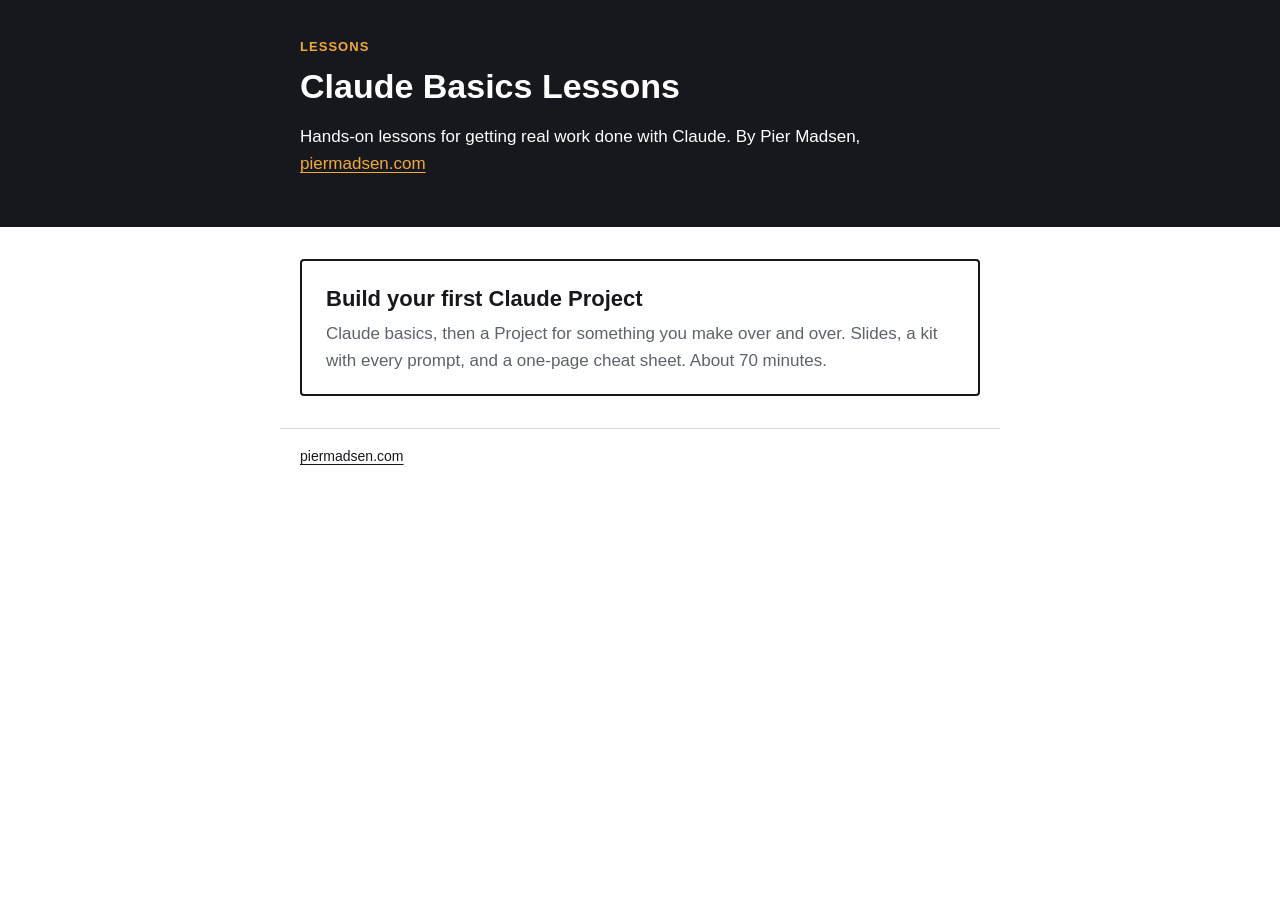
<file: index.html>
<!doctype html>
<html lang="en">
<head>
<meta charset="utf-8">
<meta name="viewport" content="width=device-width, initial-scale=1">
<title>Claude Basics Lessons | Pier Madsen</title>
<meta name="description" content="Hands-on lessons for getting real work done with Claude.">
<meta name="author" content="Pier Madsen">
<style>
  :root { --ink: #16181D; --accent: #F2A93B; --muted: #5D636B; --line: #DDD8D0; }
  * { box-sizing: border-box; }
  body { margin: 0; font: 17px/1.6 -apple-system, BlinkMacSystemFont, "Segoe UI", Roboto, "Helvetica Neue", Arial, sans-serif; color: var(--ink); background: #fff; }
  header { background: var(--ink); color: #fff; }
  .in { max-width: 720px; margin: 0 auto; padding: 32px 20px; }
  .overline { font-weight: 700; font-size: 13px; letter-spacing: .08em; text-transform: uppercase; color: var(--accent); }
  h1 { font-size: 34px; line-height: 1.15; margin: 8px 0 0; }
  a { color: var(--ink); text-underline-offset: 3px; }
  header a { color: var(--accent); }
  .lesson { display: block; border: 2px solid var(--ink); border-radius: 4px; padding: 20px 24px; text-decoration: none; }
  .lesson:hover, .lesson:focus-visible { border-color: var(--accent); }
  .lesson h2 { font-size: 22px; margin: 0 0 4px; }
  .lesson p { margin: 0; color: var(--muted); }
  footer .in { border-top: 1px solid var(--line); padding-top: 16px; font-size: 14px; }
</style>
</head>
<body>
<header><div class="in">
  <span class="overline">Lessons</span>
  <h1>Claude Basics Lessons</h1>
  <p>Hands-on lessons for getting real work done with Claude. By Pier Madsen, <a href="https://piermadsen.com">piermadsen.com</a></p>
</div></header>
<main class="in">
  <a class="lesson" href="build-your-first-project/">
    <h2>Build your first Claude Project</h2>
    <p>Claude basics, then a Project for something you make over and over. Slides, a kit with every prompt, and a one-page cheat sheet. About 70 minutes.</p>
  </a>
</main>
<footer><div class="in"><a href="https://piermadsen.com">piermadsen.com</a></div></footer>
</body>
</html>
</file>
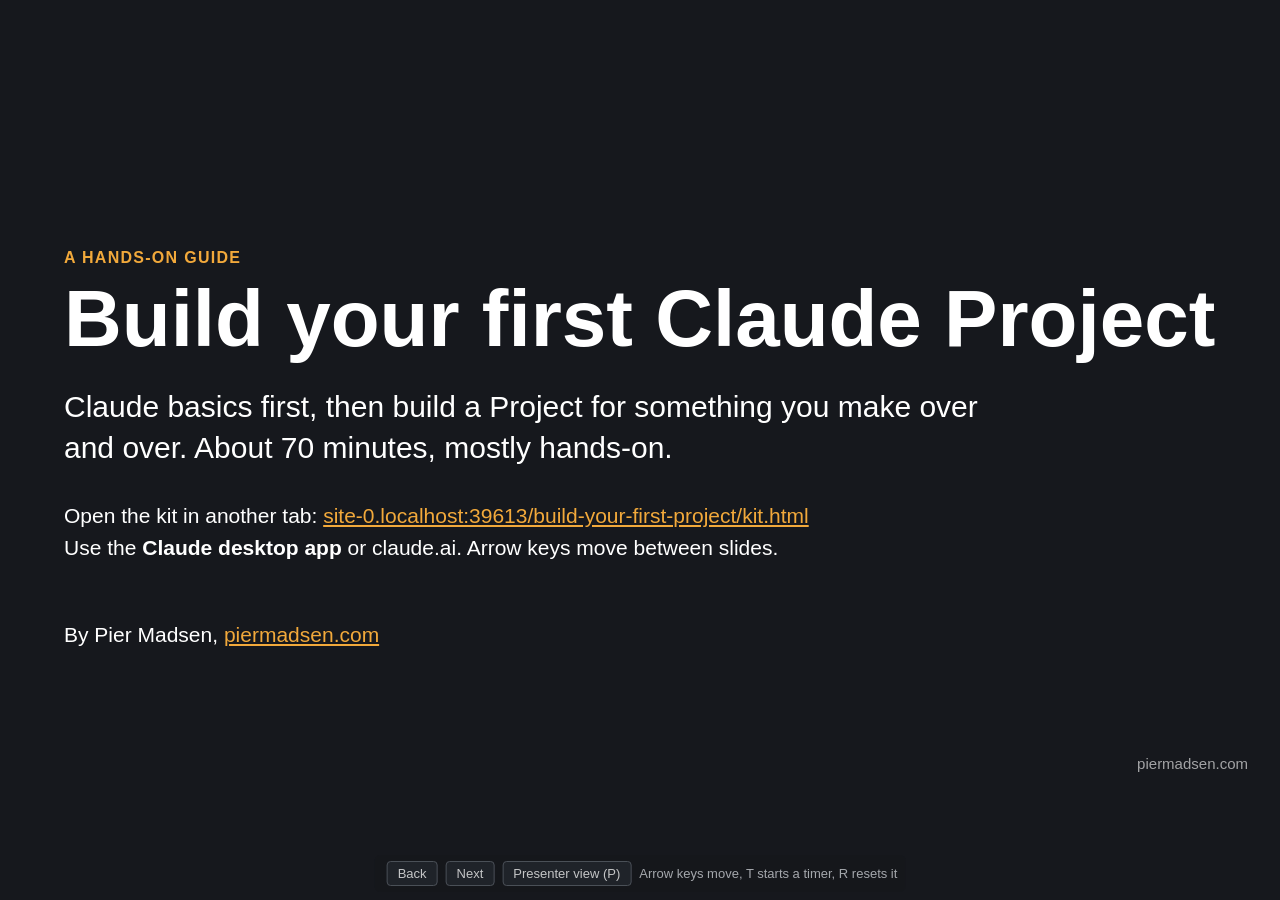
<file: build-your-first-project/index.html>
<!doctype html>
<html lang="en">
<head>
<meta charset="utf-8">
<meta name="viewport" content="width=device-width, initial-scale=1">
<title>Build Your First Claude Project | Pier Madsen</title>
<meta name="description" content="A hands-on guide to Claude basics and Claude Projects. Learn models, effort, prompts, context and memory, then build a Project for something you make over and over.">
<meta name="author" content="Pier Madsen">
<meta property="og:type" content="website">
<meta property="og:title" content="Build Your First Claude Project">
<meta property="og:description" content="A hands-on guide: Claude basics first, then build a Project for something you make over and over. Slides plus a kit with every prompt.">
<meta name="twitter:card" content="summary">
<link rel="stylesheet" href="deck.css?v=1">
</head>
<body>

<div class="stage"><div class="deck">

<!-- COVER -->
<section class="slide dark cover" data-at="0" data-block="Start" data-title="Cover">
  <div class="particles" aria-hidden="true"><span style="--x:52%;--y:73%;--s:6px;--d:12s;--delay:-0.9s;--dx:87px;--dy:-85px;--o:0.35;--c:#F2A93B"></span><span style="--x:98%;--y:20%;--s:8px;--d:10s;--delay:-9.7s;--dx:-72px;--dy:-168px;--o:0.8;--c:#F2A93B"></span><span style="--x:25%;--y:61%;--s:6px;--d:16s;--delay:-3.0s;--dx:-14px;--dy:-143px;--o:0.55;--c:#FFFFFF"></span><span style="--x:38%;--y:75%;--s:6px;--d:13s;--delay:-4.7s;--dx:-13px;--dy:-87px;--o:0.45;--c:#F2A93B"></span><span style="--x:93%;--y:28%;--s:7px;--d:13s;--delay:-10.6s;--dx:52px;--dy:-133px;--o:0.35;--c:#F2A93B"></span><span style="--x:39%;--y:51%;--s:5px;--d:10s;--delay:-2.2s;--dx:65px;--dy:-89px;--o:0.8;--c:#F2A93B"></span><span style="--x:63%;--y:13%;--s:8px;--d:8s;--delay:-7.9s;--dx:-20px;--dy:-169px;--o:0.65;--c:#F2A93B"></span><span style="--x:19%;--y:93%;--s:8px;--d:10s;--delay:-9.7s;--dx:87px;--dy:-149px;--o:0.45;--c:#F2A93B"></span><span style="--x:5%;--y:15%;--s:4px;--d:12s;--delay:-5.6s;--dx:39px;--dy:-80px;--o:0.55;--c:#FFFFFF"></span><span style="--x:41%;--y:46%;--s:8px;--d:14s;--delay:-10.9s;--dx:52px;--dy:-181px;--o:0.35;--c:#F2A93B"></span><span style="--x:54%;--y:93%;--s:5px;--d:9s;--delay:-0.8s;--dx:73px;--dy:-132px;--o:0.65;--c:#F2A93B"></span><span style="--x:44%;--y:48%;--s:4px;--d:16s;--delay:-14.2s;--dx:-88px;--dy:-114px;--o:0.35;--c:#FFFFFF"></span><span style="--x:50%;--y:76%;--s:7px;--d:7s;--delay:-0.8s;--dx:-31px;--dy:-80px;--o:0.35;--c:#F2A93B"></span><span style="--x:50%;--y:15%;--s:8px;--d:16s;--delay:-8.7s;--dx:43px;--dy:-78px;--o:0.45;--c:#FFFFFF"></span><span style="--x:33%;--y:96%;--s:6px;--d:10s;--delay:-0.4s;--dx:61px;--dy:-171px;--o:0.35;--c:#F2A93B"></span><span style="--x:65%;--y:65%;--s:8px;--d:9s;--delay:-2.7s;--dx:-3px;--dy:-89px;--o:0.65;--c:#F2A93B"></span><span style="--x:42%;--y:20%;--s:3px;--d:14s;--delay:-6.6s;--dx:-52px;--dy:-156px;--o:0.55;--c:#F2A93B"></span><span style="--x:80%;--y:69%;--s:3px;--d:12s;--delay:-9.0s;--dx:8px;--dy:-125px;--o:0.35;--c:#F2A93B"></span><span style="--x:76%;--y:12%;--s:7px;--d:16s;--delay:-0.9s;--dx:-32px;--dy:-80px;--o:0.55;--c:#F2A93B"></span><span style="--x:69%;--y:96%;--s:3px;--d:16s;--delay:-9.3s;--dx:47px;--dy:-185px;--o:0.45;--c:#F2A93B"></span><span style="--x:85%;--y:31%;--s:3px;--d:8s;--delay:-7.1s;--dx:4px;--dy:-109px;--o:0.8;--c:#F2A93B"></span><span style="--x:70%;--y:95%;--s:3px;--d:13s;--delay:-5.3s;--dx:-39px;--dy:-137px;--o:0.8;--c:#F2A93B"></span><span style="--x:62%;--y:89%;--s:7px;--d:12s;--delay:-0.4s;--dx:5px;--dy:-112px;--o:0.65;--c:#F2A93B"></span><span style="--x:71%;--y:93%;--s:8px;--d:10s;--delay:-9.6s;--dx:18px;--dy:-90px;--o:0.55;--c:#F2A93B"></span><span style="--x:7%;--y:43%;--s:7px;--d:10s;--delay:-0.3s;--dx:17px;--dy:-199px;--o:0.55;--c:#F2A93B"></span><span style="--x:24%;--y:79%;--s:4px;--d:8s;--delay:-1.2s;--dx:-52px;--dy:-136px;--o:0.8;--c:#F2A93B"></span><span style="--x:49%;--y:50%;--s:6px;--d:15s;--delay:-14.0s;--dx:-78px;--dy:-91px;--o:0.45;--c:#FFFFFF"></span><span style="--x:6%;--y:21%;--s:4px;--d:9s;--delay:-5.2s;--dx:62px;--dy:-183px;--o:0.35;--c:#F2A93B"></span><span style="--x:46%;--y:26%;--s:5px;--d:16s;--delay:-14.9s;--dx:-60px;--dy:-84px;--o:0.65;--c:#F2A93B"></span><span style="--x:82%;--y:30%;--s:5px;--d:11s;--delay:-4.5s;--dx:70px;--dy:-71px;--o:0.45;--c:#F2A93B"></span><span style="--x:65%;--y:88%;--s:6px;--d:7s;--delay:-1.4s;--dx:-46px;--dy:-121px;--o:0.55;--c:#F2A93B"></span><span style="--x:27%;--y:45%;--s:8px;--d:14s;--delay:-13.4s;--dx:29px;--dy:-112px;--o:0.55;--c:#FFFFFF"></span><span style="--x:13%;--y:18%;--s:5px;--d:12s;--delay:-5.8s;--dx:90px;--dy:-121px;--o:0.55;--c:#F2A93B"></span><span style="--x:68%;--y:73%;--s:4px;--d:9s;--delay:-5.8s;--dx:52px;--dy:-177px;--o:0.55;--c:#F2A93B"></span><span style="--x:56%;--y:81%;--s:5px;--d:13s;--delay:-7.8s;--dx:17px;--dy:-105px;--o:0.45;--c:#FFFFFF"></span><span style="--x:88%;--y:60%;--s:7px;--d:13s;--delay:-3.0s;--dx:-31px;--dy:-160px;--o:0.35;--c:#FFFFFF"></span><span style="--x:40%;--y:62%;--s:6px;--d:10s;--delay:-1.0s;--dx:-58px;--dy:-198px;--o:0.35;--c:#F2A93B"></span><span style="--x:49%;--y:81%;--s:8px;--d:12s;--delay:-3.2s;--dx:30px;--dy:-180px;--o:0.35;--c:#F2A93B"></span><span style="--x:87%;--y:16%;--s:7px;--d:15s;--delay:-10.7s;--dx:54px;--dy:-89px;--o:0.8;--c:#FFFFFF"></span><span style="--x:43%;--y:6%;--s:5px;--d:12s;--delay:-2.2s;--dx:47px;--dy:-133px;--o:0.65;--c:#F2A93B"></span><span style="--x:97%;--y:88%;--s:7px;--d:16s;--delay:0.0s;--dx:87px;--dy:-107px;--o:0.45;--c:#F2A93B"></span><span style="--x:11%;--y:50%;--s:4px;--d:10s;--delay:-9.7s;--dx:-89px;--dy:-113px;--o:0.45;--c:#F2A93B"></span><span style="--x:52%;--y:67%;--s:3px;--d:8s;--delay:-1.1s;--dx:5px;--dy:-105px;--o:0.65;--c:#FFFFFF"></span><span style="--x:64%;--y:70%;--s:6px;--d:9s;--delay:-2.4s;--dx:-22px;--dy:-161px;--o:0.55;--c:#F2A93B"></span><span style="--x:42%;--y:69%;--s:4px;--d:12s;--delay:-0.6s;--dx:67px;--dy:-91px;--o:0.35;--c:#F2A93B"></span><span style="--x:94%;--y:86%;--s:3px;--d:10s;--delay:-1.1s;--dx:14px;--dy:-168px;--o:0.35;--c:#F2A93B"></span><span style="--x:36%;--y:58%;--s:4px;--d:10s;--delay:-9.7s;--dx:-5px;--dy:-90px;--o:0.35;--c:#F2A93B"></span><span style="--x:2%;--y:5%;--s:4px;--d:8s;--delay:-5.5s;--dx:-25px;--dy:-162px;--o:0.35;--c:#F2A93B"></span><span style="--x:46%;--y:45%;--s:3px;--d:14s;--delay:-7.0s;--dx:63px;--dy:-101px;--o:0.35;--c:#F2A93B"></span><span style="--x:65%;--y:64%;--s:5px;--d:14s;--delay:-4.5s;--dx:51px;--dy:-177px;--o:0.8;--c:#F2A93B"></span><span style="--x:20%;--y:30%;--s:8px;--d:14s;--delay:-13.7s;--dx:74px;--dy:-83px;--o:0.8;--c:#F2A93B"></span><span style="--x:56%;--y:26%;--s:8px;--d:15s;--delay:-9.5s;--dx:55px;--dy:-103px;--o:0.35;--c:#FFFFFF"></span><span style="--x:37%;--y:58%;--s:3px;--d:8s;--delay:0.0s;--dx:-22px;--dy:-141px;--o:0.45;--c:#F2A93B"></span><span style="--x:70%;--y:12%;--s:5px;--d:7s;--delay:-4.7s;--dx:37px;--dy:-146px;--o:0.65;--c:#F2A93B"></span><span style="--x:80%;--y:20%;--s:8px;--d:13s;--delay:-3.1s;--dx:-47px;--dy:-89px;--o:0.45;--c:#F2A93B"></span><span style="--x:76%;--y:55%;--s:7px;--d:15s;--delay:-7.3s;--dx:89px;--dy:-78px;--o:0.65;--c:#F2A93B"></span><span style="--x:83%;--y:50%;--s:4px;--d:9s;--delay:-1.0s;--dx:-2px;--dy:-74px;--o:0.45;--c:#F2A93B"></span><span style="--x:12%;--y:64%;--s:4px;--d:13s;--delay:-3.5s;--dx:-42px;--dy:-153px;--o:0.8;--c:#F2A93B"></span><span style="--x:43%;--y:21%;--s:4px;--d:11s;--delay:-5.4s;--dx:77px;--dy:-128px;--o:0.35;--c:#F2A93B"></span><span style="--x:43%;--y:61%;--s:4px;--d:15s;--delay:-12.3s;--dx:-85px;--dy:-139px;--o:0.65;--c:#F2A93B"></span><span style="--x:28%;--y:81%;--s:5px;--d:7s;--delay:-1.8s;--dx:-60px;--dy:-83px;--o:0.45;--c:#F2A93B"></span><span style="--x:47%;--y:26%;--s:5px;--d:8s;--delay:-6.3s;--dx:-75px;--dy:-166px;--o:0.45;--c:#F2A93B"></span><span style="--x:87%;--y:40%;--s:3px;--d:16s;--delay:-2.0s;--dx:-68px;--dy:-76px;--o:0.35;--c:#F2A93B"></span><span style="--x:24%;--y:80%;--s:4px;--d:12s;--delay:-2.4s;--dx:31px;--dy:-161px;--o:0.55;--c:#F2A93B"></span><span style="--x:33%;--y:97%;--s:5px;--d:15s;--delay:-6.4s;--dx:66px;--dy:-162px;--o:0.35;--c:#F2A93B"></span><span style="--x:30%;--y:19%;--s:7px;--d:11s;--delay:-3.7s;--dx:-17px;--dy:-162px;--o:0.35;--c:#F2A93B"></span><span style="--x:88%;--y:15%;--s:6px;--d:14s;--delay:-10.3s;--dx:0px;--dy:-76px;--o:0.65;--c:#FFFFFF"></span><span style="--x:12%;--y:49%;--s:7px;--d:8s;--delay:-6.5s;--dx:88px;--dy:-85px;--o:0.45;--c:#F2A93B"></span><span style="--x:18%;--y:17%;--s:6px;--d:16s;--delay:-7.2s;--dx:38px;--dy:-131px;--o:0.45;--c:#F2A93B"></span><span style="--x:78%;--y:32%;--s:5px;--d:14s;--delay:-1.8s;--dx:-12px;--dy:-101px;--o:0.65;--c:#F2A93B"></span><span style="--x:18%;--y:14%;--s:3px;--d:14s;--delay:-9.1s;--dx:-90px;--dy:-120px;--o:0.35;--c:#F2A93B"></span><span style="--x:5%;--y:49%;--s:4px;--d:10s;--delay:-1.0s;--dx:9px;--dy:-80px;--o:0.35;--c:#F2A93B"></span></div>
  <span class="overline">A hands-on guide</span>
  <h1>Build your first Claude Project</h1>
  <p class="cover-sub">Claude basics first, then build a Project for something you make over and over. About 70 minutes, mostly hands-on.</p>
  <p class="cover-meta">Open the kit in another tab: <a data-kitlink class="kitlink"></a><br>Use the <strong>Claude desktop app</strong> or claude.ai. Arrow keys move between slides.</p>
  <p class="author">By Pier Madsen, <a href="https://piermadsen.com" target="_blank" rel="noopener">piermadsen.com</a></p>
  <aside class="notes"><ul>
      <li>Presenting this to a group? Press P for a presenter window with these notes, a session clock and the sprint timers. Press F for full screen.</li>
      <li>Ask people to open the kit link before you start. Every step and prompt is there.</li>
    </ul></aside>
</section>

<!-- PLAN -->
<section class="slide dark titlecard" data-at="0" data-block="1. Claude basics" data-title="The plan" data-kit>
  <h2>The plan</h2>
  <div class="cols parts" style="--n:2">
    <div class="card green"><h3>Part 1: Claude basics</h3><p>Models, effort, better prompts, fixing results, context, memory</p></div>
    <div class="card"><h3>Part 2: Your first Project</h3><p>Sprint 1 create it, Sprint 2 instructions, Sprint 3 test and fix, Sprint 4 use it for real</p></div>
  </div>
  <p style="margin-top:32px"><strong>Before Part 2, have two files ready:</strong> one good example of something you make often, and the raw input for the next one (notes, bullets or numbers). The build menu has ideas.</p>
  <aside class="notes"><ul>
      <li>Two parts. Part 1 is about 20 minutes of basics that make every chat better, Project or not. Part 2 is the main event: a working Project for something you make over and over.</li>
      <li>The format: a short explanation, then you do it in your own Claude with a timer. Every step and prompt is in the kit.</li>
      <li>If a part feels familiar, skim it and go deeper on your own.</li>
    </ul></aside>
</section>

<!-- BASICS: MODELS -->
<section class="slide" data-at="0.5" data-block="1. Claude basics" data-title="Basics: pick the right model">
  <h2>Pick the right model for the job</h2>
  <p>Click the model name next to the send button. The menu remembers your last choice.</p>
  <div class="cols models" style="--n:4">
    <div class="card"><h3>Haiku</h3><p class="tag">Fastest, cheapest</p><p class="ex">Fix a sentence, summarize an email, reformat a list.</p><p class="rec">A good daily driver for light work.</p></div>
    <div class="card green"><h3>Sonnet</h3><p class="tag">Balanced</p><p class="ex">Draft an email or a recap, summarize a document, answer questions about a file.</p><p class="rec">Your standard for everyday, non-technical work.</p></div>
    <div class="card"><h3>Opus</h3><p class="tag">Slower, smarter, uses more</p><p class="ex">Work through a long report or a big spreadsheet, plan something with many steps.</p><p class="rec">Your standard for complex, technical work and analysis.</p></div>
    <div class="card"><h3>Fable</h3><p class="tag">Slowest, "smartest", burns through usage</p><p class="ex">Deep research across many sources, strategy, analysis where getting it right matters most.</p><p class="rec">Only for the toughest problems. If Opus can't get there, give Fable a shot.</p></div>
  </div>
  <p class="caption" style="margin-top:24px">Keep an eye on your usage in Settings, then Usage.</p>
  <aside class="notes"><ul>
      <li>Most people never touch this menu. It's the easiest upgrade in Claude.</li>
      <li>Match the model to the job: Haiku for a quick fix, Sonnet for most of your day, Opus for more complex work, deeper analysis and harder thinking, Fable only for the toughest problems.</li>
      <li>For example: Sonnet for a client follow-up or a meeting summary. Opus for a month of data, a messy spreadsheet, or planning a quarterly review. Haiku for "fix this sentence".</li>
      <li>Bigger models are slower and use more of your allowance. Settings, then Usage, shows where you stand.</li>
      <li>The menu remembers your last pick. If you switched to Opus for one big job, switch back after.</li>
      <li>"What should my default be?" Sonnet.</li>
    </ul></aside>
</section>

<!-- BASICS: EFFORT -->
<section class="slide" data-at="2.5" data-block="1. Claude basics" data-title="Basics: what is effort?">
  <h2>What is "effort"?</h2>
  <p>Effort is how much Claude thinks before it answers. More thinking is slower and uses more; less is faster and lighter. Find it in the model menu, under <strong>Effort</strong>.</p>
  <div class="scale">
    <div><h3>Low</h3><p>Quick, routine asks.</p></div>
    <div><h3>Medium</h3><p>Routine tasks. Faster, and keeps usage lower.</p></div>
    <div class="on"><h3>High</h3><p>The best balance of quality and speed.</p></div>
    <div><h3>Extra high</h3><p>Deeper thinking for hard, multi-step problems. Slower than High.</p></div>
    <div><h3>Max</h3><p>Rarely. Very slow, and it can overthink.</p></div>
  </div>
  <ul class="effort-rules">
    <li><strong>Too slow or long-winded?</strong> Drop to Medium or Low.</li>
    <li><strong>Careful with Max,</strong> even for technical work. Like people, Claude can overthink, and the result can get worse.</li>
  </ul>
  <aside class="notes"><ul>
      <li>Effort is how long Claude thinks before it answers. It sits in the same menu as the model.</li>
      <li>My rule: set it to High and leave it. That's the best balance of quality and speed.</li>
      <li>Drop to Medium or Low when it's slow or long-winded on simple things, like rewording an email.</li>
      <li>Shallow answer on a hard problem? Try Extra high before you rewrite the prompt. More thinking often fixes it.</li>
      <li>Max is rarely worth it, even for technical work. It's very slow, and like people, Claude can overthink a problem and land somewhere worse.</li>
      <li>Curious how it got an answer? Click "Thinking" above the reply.</li>
    </ul></aside>
</section>

<!-- BASICS: A GOOD PROMPT (Claude 101 L2) -->
<section class="slide" data-at="4" data-block="1. Claude basics" data-title="Basics: a good prompt has three parts">
  <h2>A good prompt has three parts</h2>
  <div class="split">
    <div>
      <ol class="steps parts3">
        <li><strong>Set the stage.</strong> Who you are, your goal, and the background.</li>
        <li><strong>Define the task.</strong> Exactly what you want Claude to do.</li>
        <li><strong>Specify the rules.</strong> Length, tone, format, and an example if you have one.</li>
      </ol>
      <p class="caption">Brief it like a smart coworker on their first day.</p>
    </div>
    <div>
      <div class="card ptry"><h3>Weak</h3><p>"Write an invite email for our next AI lunch-and-learn."</p></div>
      <div class="card ptry"><h3>Better</h3><p><span class="p1">I run a monthly lunch-and-learn on AI tools for about 30 coworkers, most of them new to AI.</span> <span class="p2">Write the invite email for next month's session on Claude Projects.</span> <span class="p3">Under 120 words, friendly and plain, no hype. Start with what they'll be able to do afterward, then the date and the meeting link.</span></p></div>
    </div>
  </div>
  <aside class="notes"><ul>
      <li>This structure comes straight from Anthropic's Claude 101 course: set the stage, define the task, specify the rules.</li>
      <li>Try it: send the weak prompt in one chat and the better one in another, then compare. What did Claude have to guess in the first one?</li>
      <li>"Prompt engineering" sounds technical. For everyday work it just means briefing Claude like a smart coworker on their first day: capable, but they don't know your clients, your audience or your standards.</li>
      <li>Setting the stage is the part most people skip. Who you are, who it's for and why it matters change the whole answer.</li>
      <li>Rules cover length, tone and format. The strongest rule is an example: if you have one you liked, paste it.</li>
      <li>The weak one isn't wrong, it's generic. Claude filled every gap with the most average guess.</li>
      <li>Hold on to this. In Part 2, a Project saves this whole brief so you never retype it.</li>
    </ul></aside>
</section>

<!-- BASICS: WHEN THE RESULT IS OFF (Claude 101 L3) -->
<section class="slide" data-at="6" data-block="1. Claude basics" data-title="Basics: when the result is off">
  <h2>When the result is off</h2>
  <div class="split">
    <table class="menu fixes">
      <tr><th>If it's...</th><th>Do this</th></tr>
      <tr><td><strong>Too generic</strong></td><td>Add who it's for, your role and your limits.</td></tr>
      <tr><td><strong>The wrong length</strong></td><td>Say the length: "under 120 words", "3 bullets".</td></tr>
      <tr><td><strong>The wrong format</strong></td><td>Show, don't just tell: paste an example.</td></tr>
      <tr><td><strong>The wrong tone</strong></td><td>Describe it plainly ("friendly, not salesy") and add an example.</td></tr>
      <tr><td><strong>Confident but wrong</strong></td><td>Check it. Ask where it got that, or what it's unsure about.</td></tr>
    </table>
    <div>
      <div class="card"><h3>First drafts are starting points</h3><p>Reply with specific feedback: what to change, and why. "Under 120 words" works better than "make it shorter".</p></div>
    </div>
  </div>
  <aside class="notes"><ul>
      <li>These five come from Claude 101. Almost every disappointing answer is one of them.</li>
      <li>Try it on the weak result from the last slide. Reply with one specific fix: "It's for about 30 coworkers who are new to AI. Keep it under 120 words and lead with what they'll be able to do."</li>
      <li>The pattern is to say exactly what to change. "Under 120 words" beats "shorter". "Friendly, not salesy" beats "better tone".</li>
      <li>Showing beats telling. If the format is wrong, paste an example of the format you want.</li>
      <li>Confident but wrong is the one to watch. Claude can sound sure and still be wrong, especially with names, numbers and dates. Ask "where did you get that?" or "what are you unsure about?"</li>
      <li>If a reply goes sideways, you can edit your last message and resend it instead of piling corrections on top.</li>
    </ul></aside>
</section>

<!-- BASICS: ANOTHER WAY TO WORK -->
<section class="slide" data-at="8" data-block="1. Claude basics" data-title="Basics: another way to work">
  <h2>Another way to work: think first, then start clean</h2>
  <div class="flow">
    <div class="card"><h3>Dump it</h3><p>Paste the Brain dump prompt, then everything you know. Messy is fine.</p></div>
    <div class="arrow" aria-hidden="true">&rarr;</div>
    <div class="card"><h3>Claude interviews you</h3><p>One question at a time, each with its best guess.</p></div>
    <div class="arrow" aria-hidden="true">&rarr;</div>
    <div class="card"><h3>It writes the prompt</h3><p>All three parts, in a box you can copy.</p></div>
    <div class="arrow" aria-hidden="true">&rarr;</div>
    <div class="card green"><h3>Paste into a new chat</h3><p>A clean start, with only what matters.</p></div>
  </div>
  <p class="caption" style="margin-top:32px">Handy when a task is big or fuzzy. The Brain dump prompt is in the kit.</p>
  <aside class="notes"><ul>
      <li>This one is optional: a way to work, not a rule. Use it when a task is big or you haven't figured it out yet.</li>
      <li>Chat 1 is for thinking out loud. Claude interviews you one question at a time and guesses first, so you mostly say "yes" or "no, it's this".</li>
      <li>Watch for the line of assumptions before the prompt. That's where it tells you what it guessed, so you can catch a wrong one.</li>
      <li>Chat 2 gets only the finished brief: no half-ideas, no dead ends. Two slides from now shows why that matters.</li>
      <li>Talking is faster than typing for a dump, so use dictation if you have it.</li>
      <li>"Write it now" is the escape hatch when you're short on time.</li>
      <li>I use my own version of this before anything big. It grills me until the plan is clear. Once you use it a lot, it's a good candidate for a Skill.</li>
      <li>The same interview move comes back in Part 2, when Claude writes your Project's instructions.</li>
    </ul></aside>
</section>

<!-- BASICS: YOUR TURN -->
<section class="slide" data-at="9.5" data-block="1. Claude basics" data-title="Basics: your turn, brain dump" data-kit>
  <span class="badge">Your turn</span>
  <h2>Brain dump, then a clean chat</h2>
  <div class="split">
    <ol class="steps">
      <li>New chat, with <strong>Chat</strong> selected. Paste the <strong>Brain dump prompt</strong> from the kit.</li>
      <li>Under it, dump everything about a task you need to do this week. Messy is fine.</li>
      <li>Answer Claude's questions. "You decide" is fine.</li>
      <li>Copy the prompt from its box. Open a <strong>new</strong> chat, paste it, send.</li>
    </ol>
    <div class="timerbox" data-seconds="300" data-checkpoints="120:Copy the prompt into a new chat now." data-hint="Still answering questions? Type &quot;write it now&quot;.">
      <div class="timer">5:00</div>
      <p class="checkpoint"></p>
      <button type="button">Start timer</button>
    </div>
  </div>
  <aside class="notes"><ul>
      <li>Pick something real for this week: an email you've been putting off, a plan, a summary. Not your Project; that's Part 2.</li>
      <li>No idea? Next week's team meeting agenda, or a note to a client you need to send.</li>
      <li>Messy is the point. Don't polish the dump.</li>
      <li>You don't need to finish the work itself. The goal is to feel how much better a clean, complete prompt does.</li>
      <li>At 2:00 left: "Still answering questions? Type write it now."</li>
    </ul></aside>
</section>

<!-- BASICS: CONTEXT (smart zone / dumb zone, after AI Hero) -->
<section class="slide" data-at="14.5" data-block="1. Claude basics" data-title="Basics: context, the smart zone and the dumb zone">
  <h2>Every chat fills up</h2>
  <p>Everything in a chat takes up room in Claude's working memory, its <strong>context</strong>. Back-and-forth is fine, but past a point Claude gets worse at using it all.</p>
  <div class="ctx">
    <span></span><div class="ctx-zones"><span class="z-smart">Smart zone</span><span class="z-dumb">Dumb zone</span></div>
    <span class="ctx-lbl">Normal back-and-forth</span>
    <div class="ctx-bar"><i class="c-setup" style="width:5%"></i><i class="c-you" style="width:6%"></i><i class="c-reply" style="width:9%"></i><i class="c-you" style="width:5%"></i><i class="c-reply" style="width:10%"></i><i class="c-you" style="width:4%"></i><i class="c-reply" style="width:8%"></i></div>
    <span class="ctx-lbl">Very long chat, big files</span>
    <div class="ctx-bar"><i class="c-setup" style="width:5%"></i><i class="c-file" style="width:20%"></i><i class="c-you" style="width:5%"></i><i class="c-reply" style="width:11%"></i><i class="c-you" style="width:5%"></i><i class="c-reply" style="width:12%"></i><i class="c-you" style="width:4%"></i><i class="c-reply" style="width:12%"></i></div>
  </div>
  <ul class="ctx-key">
    <li><i class="c-setup"></i>Setup: instructions, memory</li>
    <li><i class="c-you"></i>Your messages</li>
    <li><i class="c-reply"></i>Claude's replies</li>
    <li><i class="c-file"></i>Files</li>
  </ul>
  <div class="cols ctx-cards" style="--n:2">
    <div class="card">
      <h3>Compacting</h3>
      <div class="ctx-bar mini"><i class="c-setup"></i><i class="c-file sliver"></i><i class="c-you sliver"></i><i class="c-reply sliver"></i></div>
      <p>A full chat gets squeezed into a summary ("organizing its thoughts"). Details get lost.</p>
    </div>
    <div class="card green">
      <h3>New chat</h3>
      <div class="ctx-bar mini"><i class="c-setup"></i></div>
      <p>Back to a clean start, in the smart zone. Bring only what matters with you.</p>
    </div>
  </div>
  <aside class="notes"><ul>
      <li>Every new chat is like an "innie" from Severance: it walks in knowing nothing about your other chats, only what's in the room. That's a feature: a clean start every time.</li>
      <li>Everything in a chat fills Claude's working memory, its context: your messages, its replies, your files.</li>
      <li>Matt Pocock at AI Hero calls the early part the smart zone and the late part the dumb zone. Normal back-and-forth is fine. Once a chat is most of the way full, Claude gets worse at using what's in it.</li>
      <li>Big files and very long chats fill it fastest. A 100-page PDF takes far more room than a page of notes.</li>
      <li>When a chat is nearly full, Claude compacts it: it summarizes the older messages and keeps going, and you'll see "organizing its thoughts". Summaries drop details, and long chats use more of your allowance.</li>
      <li>The habit: long chat, Claude forgetting what you told it, or "organizing its thoughts"? Start a new chat and bring only what matters. That's exactly what the brain dump does.</li>
      <li>One thing does carry into every new chat, and that's memory.</li>
    </ul></aside>
</section>

<!-- BASICS: MEMORY -->
<section class="slide" data-at="16.5" data-block="1. Claude basics" data-title="Memory: turn it on and tune it" data-kit>
  <h2>Set up memory so Claude knows you</h2>
  <div class="split">
    <div>
      <p>With memory on, Claude keeps context from your chats, like your role, your work and how you like things written, and brings it into new chats.</p>
      <ul>
        <li>Make sure you have <strong>memory turned on</strong>.</li>
        <li>Look through what it remembers. Delete what isn't relevant. To add something, tell Claude in any chat: "Remember that..."</li>
        <li>To keep one chat out of memory: start a new chat, click <strong>+</strong> in the message box, and switch <strong>Memory</strong> off before you send your first message.</li>
      </ul>
    </div>
    <div class="card green">
      <h3>Where to find it</h3>
      <ol class="steps">
        <li>Click your name or initials (bottom left), then <strong>Settings</strong>.</li>
        <li>Open <strong>Memory</strong>.</li>
        <li>Turn on <strong>Generate memory from chats</strong>.</li>
        <li>Open <strong>Topics</strong> to review and edit.</li>
      </ol>
    </div>
  </div>
  <aside class="notes"><ul>
      <li>Memory is the quickest win in Claude. One switch, and new chats already know your role, your work and how you like things written.</li>
      <li>Depending on your plan, it may be off until you turn it on.</li>
      <li>It's saved as Topics you can read, edit or delete. Worth a two-minute cleanup: old projects, wrong details, anything you don't want following you around.</li>
      <li>You can also tell it directly in any chat, for example: "Remember that I write to clients in a friendly, direct tone."</li>
      <li>Want one chat kept out of memory? Switch Memory off from the + menu before your first message.</li>
      <li>Memory knows you, but loosely. It won't hold your exact template or rules. That's what Part 2 is for.</li>
      <li>Give it about 3 minutes. The steps are in the kit.</li>
    </ul></aside>
</section>

<!-- PART 2 TITLE -->
<section class="slide dark titlecard" data-at="20" data-block="2. Projects" data-title="Part 2: Build your first Project">
  <h2>Part 2: Build your first Project</h2>
  <p class="demo-request">Every new chat starts from zero.</p>
  <p>So you re-explain your role, your client and your format, and paste the same files again. A Project is a workspace where every chat already knows your instructions and your files.</p>
  <aside class="notes"><ul>
      <li>Here's the gap memory leaves: it remembers you, but loosely. It won't hold your template, your exact format or your rules.</li>
      <li>Remember the 3-part prompt? Imagine never typing the stage and the rules again. That's a Project: the brief and your best example, saved once.</li>
      <li>Ask the room: who has pasted the same background into Claude more than twice this week?</li>
    </ul></aside>
</section>

<!-- WHEN -->
<section class="slide" data-at="21" data-block="2. Projects" data-title="When to make a Project">
  <h2>You keep re-explaining? Make a Project.</h2>
  <ul>
    <li>Make <strong>one Project per thing you make over and over</strong>. A single Project for everything gives generic answers.</li>
    <li>Brainstorming something new? Use a fresh chat instead.</li>
  </ul>
  <div class="cols" style="--n:3; margin-top:24px">
    <div class="card"><h3>Prompt</h3><p>A one-off request that's gone when the chat ends.</p></div>
    <div class="card green"><h3>Project</h3><p>A standing setup for one kind of work. That's today.</p></div>
    <div class="card"><h3>Skill</h3><p>A saved how-to Claude can reuse anywhere. A good next step.</p></div>
  </div>
  <aside class="notes"><ul>
      <li>The test is simple: do you keep re-explaining the same background, or re-uploading the same files? Make a Project.</li>
      <li>One Project per recurring thing. "Monthly client recap" is a Project. "My work" isn't: a catch-all gives generic answers because Claude can't tell which rules apply.</li>
      <li>Brainstorming something brand new is still a fresh chat.</li>
      <li>Prompt, Project, Skill: a prompt is one-off, a Project is a standing setup for one kind of work, and a Skill is a saved how-to Claude can use anywhere. Anthropic puts it as "projects store knowledge, skills perform tasks."</li>
      <li>Ideas: client recaps, call follow-ups, weekly updates, month-end commentary, answers to the questions new hires always ask.</li>
    </ul></aside>
</section>

<!-- MODEL -->
<section class="slide" data-at="22" data-block="2. Projects" data-title="A Project = instructions + files">
  <h2>A Project = instructions + files</h2>
  <div class="where">
    <div class="where-col">
      <div class="where-head"><h3>Instructions</h3><p>How Claude should do the job, including the steps and rules.</p></div>
      <p class="where-label">Rules go here, for example:</p>
      <ul class="chips">
        <li>"Lead with the total, then 3 bullets."</li>
        <li>"Keep it under 150 words."</li>
        <li>"If a number is missing, ask. Never guess."</li>
      </ul>
    </div>
    <div class="where-col">
      <div class="where-head"><h3>Files</h3><p>Reference material Claude reads in every chat. It copies the style and format of your examples.</p></div>
      <p class="where-label">References go here, for example:</p>
      <ul class="chips files">
        <li>A past recap you were happy with</li>
        <li>Your template</li>
        <li>A product or process one-pager</li>
      </ul>
    </div>
  </div>
  <p class="where-foot">Every new chat in the Project starts with both.</p>
  <aside class="notes"><ul>
      <li>Two parts: instructions are how Claude should do the job; files are what it should know and copy from.</li>
      <li>Rules go in the instructions and references in the files. A rule buried inside a PDF is easy for Claude to miss.</li>
      <li>Claude copies an example better than it follows a description. Your best example is your most valuable file.</li>
      <li>Every new chat in the Project starts with both. But chats don't see each other, so a fix you argue out in one chat is gone in the next. Fix the instructions instead; Sprint 3 practices that.</li>
      <li>Don't count on Claude reading the Project's name or description. Anything it needs goes in the instructions or files.</li>
      <li>With memory on, each Project keeps its own memory, marked "Only you". People you share with don't see it.</li>
      <li>Files can be up to 30MB each, and Claude can search a big Project. Still, a few clear files beat a pile.</li>
    </ul></aside>
</section>

<!-- CHOOSE -->
<section class="slide" data-at="24" data-block="2. Projects" data-title="Choose your project" data-kit>
  <h2>Choose your project</h2>
  <div class="split">
    <div class="menu-wrap">
      <table class="menu">
        <tr><th>Project options</th><th>Your "good" example</th><th>Starting point for the next time you need it</th></tr>
        <tr><td><strong>Email writing assistant</strong></td><td>3 emails you've sent</td><td>Notes from a real meeting this week (or 3-4 bullets from memory)</td></tr>
        <tr><td>Monthly client recap</td><td>A recap you liked</td><td>This month's totals</td></tr>
        <tr><td>Call follow-up</td><td>A follow-up you liked</td><td>Notes from a call</td></tr>
        <tr><td>Weekly update</td><td>One past update</td><td>This week's bullets</td></tr>
        <tr><td>Month-end commentary</td><td>Last month's</td><td>This month's summary</td></tr>
        <tr><td>Process explainer</td><td>Any write-up of it</td><td>A question a new person asked</td></tr>
      </table>
    </div>
    <div>
      <div class="timerbox" data-seconds="120" data-hint="Not sure? Take the first row.">
        <div class="timer">2:00</div>
        <p class="checkpoint"></p>
        <button type="button">Start timer</button>
      </div>
      <p style="margin-top:16px">Save your example and your starting point in <strong>one folder</strong>. Word, PDF, CSV and text files all work.</p>
    </div>
  </div>
  <aside class="notes"><ul>
      <li>Brought your own idea? Use it. Not sure, or no files? Take the top row, the email writing assistant: 3 emails you've sent are the example, and notes or 3-4 bullets from a recent meeting are the starting point.</li>
      <li>Pick something you'll make again in the next two weeks, so you actually use it.</li>
      <li>Emails: copy only the part you wrote, not the older thread below it, into a Word doc. Screenshots and saved Outlook .msg files won't work.</li>
      <li>Using work files? Follow your company's AI policy, and leave out personal details about customers.</li>
      <li>One screen? Put Claude and the kit side by side.</li>
    </ul></aside>
</section>

<!-- SPRINT 1 -->
<section class="slide" data-at="26" data-block="2. Projects: Sprint 1" data-title="Sprint 1: create it" data-kit>
  <span class="badge">Sprint 1</span>
  <h2>Create it and add your example</h2>
  <div class="split">
    <div>
    <ol class="steps">
      <li><strong>Projects</strong> in the left sidebar, then <strong>New Project</strong>.</li>
      <li>Name it after what it makes. Leave it Private. <strong>Create project</strong>.</li>
      <li>Next to <strong>Context</strong>: <strong>+</strong>, then <strong>Upload from device</strong>. Add your good example (a template too, if you have one). Keep your starting point for Sprint 3.</li>
    </ol>
    <p class="nofolder"><strong>Don't click "Use a folder."</strong>It makes a local Project that lives only on your computer, and you can't share it.</p>
    </div>
    <div>
      <div class="timerbox" data-seconds="240" data-hint="Can't see the sidebar? Click the icon at the top left.">
        <div class="timer">4:00</div>
        <p class="checkpoint"></p>
        <button type="button">Start timer</button>
      </div>
    </div>
  </div>
  <aside class="notes"><ul>
      <li>Name it after what it makes, like "Monthly client recap", not "My stuff". You'll have several Projects soon.</li>
      <li>"Use a folder" ties the Project to your computer, and then you can't share it. Skip it. If the page says local projects are only on this computer, make a new one without it.</li>
      <li>Project files are for every chat. One-off inputs, like this week's notes, go in the chat later.</li>
      <li>One great example beats ten average files.</li>
      <li>Upload from your computer, not Google Drive. Drive files only work in private Projects, so they break once you share.</li>
      <li>Common snags: sidebar collapsed (icon at the top left), file over 30MB, a screenshot or .msg file (paste the text into Word instead).</li>
    </ul></aside>
</section>

<!-- INSTRUCTIONS: WHAT YOU GET -->
<section class="slide" data-at="30" data-block="2. Projects: Sprint 2" data-title="Instructions: how to build them">
  <h2>Instructions: how to build them</h2>
  <div class="split">
    <div>
      <ol class="steps">
        <li><strong>Context:</strong> who you are, what it's for, who reads it</li>
        <li><strong>Process:</strong> the steps, in order</li>
        <li><strong>Tone and format:</strong> taken from your example</li>
        <li><strong>Specific requirements:</strong> 3-5 rules, each with a reason</li>
        <li><strong>When I give you:</strong> what you'll paste in each time, and what Claude does with it. For example: "When I give you my weekly bullets, write my update."</li>
      </ol>
    </div>
    <div class="card green">
      <h3>Every Project can benefit from these two rules</h3>
      <p>"If information is missing, say so and ask. Never invent numbers or facts."</p>
      <p>"Mark anything you inferred."</p>
    </div>
  </div>
  <aside class="notes"><ul>
      <li>This is what the Project Starter hands you in the next sprint, so you'll recognize it.</li>
      <li>It's Anthropic's structure for Project instructions: Context, Process, Tone and format, Specific requirements, plus a "When I give you" line.</li>
      <li>"When I give you" is the shortcut. Once it's set, you paste this week's notes and the Project already knows the job.</li>
      <li>Each rule has a reason. Claude follows a rule better when it knows why, for example "Under 150 words, because they read it on their phone."</li>
      <li>The two rules on the right make everything checkable: missing info gets flagged and guesses get marked. You'll lean on them in Sprint 4.</li>
      <li>You don't need these exact headings. It's a solid starting point, not the only way.</li>
    </ul></aside>
</section>

<!-- SPRINT 2 -->
<section class="slide" data-at="31" data-block="2. Projects: Sprint 2" data-title="Sprint 2: instructions" data-kit>
  <span class="badge">Sprint 2</span>
  <h2>Have AI help with instructions</h2>
  <div class="split">
    <ol class="steps">
      <li>On your Project page, click <strong>Chat</strong> in the message box (not Cowork).</li>
      <li>Copy the <strong>Project Starter</strong> from the kit. Paste it. Before sending, replace <strong>[WHAT YOU MAKE]</strong> (wording ideas are in the kit's build menu).</li>
      <li>Answer Claude's questions, one at a time. "You decide" is fine.</li>
      <li>Click <strong>Copy</strong> on the box. Click your Project's name at the top. <strong>+</strong> next to <strong>Instructions</strong>, paste, <strong>Save instructions</strong>.</li>
    </ol>
    <div class="timerbox" data-seconds="600" data-checkpoints="360:You should be answering Claude's questions now.|150:Copy the box, paste into instructions, Save." data-hint="Too many questions? Say &quot;you decide on the rest and write it now&quot;.">
      <div class="timer">10:00</div>
      <p class="checkpoint"></p>
      <button type="button">Start timer</button>
    </div>
  </div>
  <aside class="notes"><ul>
      <li>Nobody should start from a blank box. Claude guesses and you correct, which is much faster than writing from scratch.</li>
      <li>It's the same interview move as the brain dump in Part 1, aimed at your Project's instructions.</li>
      <li>"You decide" is a real answer. You can change anything later.</li>
      <li>Expect 6 to 8 questions. If time gets tight: "You decide on the rest and write it now."</li>
      <li>Common snags: still on Cowork (Claude starts a long task), copied the whole chat instead of the box, forgot to click Save instructions.</li>
      <li>The Starter is a good starting point, not the only way. Change the headings or bullets to fit your work.</li>
    </ul></aside>
</section>

<!-- LOOP -->
<section class="slide" data-at="42" data-block="2. Projects: Sprint 3" data-title="Fix the instructions, not the chat">
  <h2>Fix the instructions, not the chat</h2>
  <div class="cols" style="--n:4">
    <div class="card"><h3>Use it</h3><p>New chat, your notes, ask in your own words</p></div>
    <div class="card"><h3>Check it</h3><p>Check it prompt: accuracy, and a match to your example</p></div>
    <div class="card green"><h3>Teach it</h3><p>Add one sentence to the instructions</p></div>
    <div class="card"><h3>Try again</h3><p>New chat, same notes</p></div>
  </div>
  <p style="margin-top:32px">Better = closer to your example's format and tone, and nothing hallucinated.</p>
  <aside class="notes"><ul>
      <li>Use it, check it, teach it. That's the whole loop, and it's how a Project gets good.</li>
      <li>A correction in a chat dies with that chat; a sentence in the instructions applies to every chat after.</li>
      <li>A new chat doesn't remember the old one, so paste or attach the notes again.</li>
      <li>Not better? Check it once more and add a second sentence. Specific beats general: "Start with the date and time" works better than "be clearer".</li>
      <li>Don't over-check. Once or twice is enough. Keep asking Claude for problems and it starts inventing them.</li>
    </ul></aside>
</section>

<!-- SPRINT 3 -->
<section class="slide" data-at="43" data-block="2. Projects: Sprint 3" data-title="Sprint 3: use it, check it, teach it" data-kit>
  <span class="badge">Sprint 3</span>
  <h2>Use it, check it, teach it</h2>
  <div class="split">
    <ol class="steps">
      <li><strong>Use it:</strong> new chat in your Project, Chat selected. Paste your notes or attach your file with <strong>+</strong>, and ask in your own words: "Write my follow-up from these notes."</li>
      <li><strong>Check it:</strong> paste the <strong>Check it prompt</strong> from the kit in the same chat. It flags anything wrong or off from your example, and writes one sentence to fix it.</li>
      <li><strong>Teach it:</strong> copy that sentence. Project page, <strong>+</strong> next to <strong>Instructions</strong>, add it at the end, <strong>Save instructions</strong>.</li>
      <li><strong>Try again</strong> in a new chat with the same notes.</li>
    </ol>
    <div>
      <div class="timerbox" data-seconds="600" data-checkpoints="240:You should be teaching it a sentence now." data-hint="No notes on hand? Type 3-4 bullets about a real meeting.">
        <div class="timer">10:00</div>
        <p class="checkpoint"></p>
        <button type="button">Start timer</button>
      </div>
      <p class="caption" style="margin-top:16px"><strong>Done early?</strong> New chat, same notes, plus "Treat [one number] as missing." Claude should flag the gap, not invent a figure.</p>
    </div>
  </div>
  <aside class="notes"><ul>
      <li>Ask in your own words. The Project already knows the job, so "Write my follow-up from these notes" is enough.</li>
      <li>Notice what it does with gaps: it flags missing info instead of inventing it. That's the rule from the Starter doing its job.</li>
      <li>Common snags: forgot to attach the notes again in the new chat, didn't save the sentence, pasted the Check it prompt into a new chat (it has to go in the same chat as the draft).</li>
      <li>At 4:00 left, you should be teaching it a sentence.</li>
    </ul></aside>
</section>

<!-- OWN THE OUTPUT -->
<section class="slide dark" data-at="54" data-block="2. Projects: own the output" data-title="Your name is on it">
  <h2>Your name is on it</h2>
  <p>Claude drafts it, but <span class="hl">you own it</span>. Read through it and verify it before you send it. It should be concise, make sense, and sound like you, not like AI. If you couldn't defend it as if you wrote it yourself, it isn't ready.</p>
  <ol class="steps" style="margin-top:24px">
    <li><strong>Read it.</strong> All of it, before anyone else has to.</li>
    <li><strong>Understand it.</strong> If you couldn't explain it, don't send it.</li>
    <li><strong>Validate it.</strong> Facts, names and numbers match your source. Nothing hallucinated: check what Claude marked as inferred.</li>
    <li><strong>Make it yours.</strong> Your words, your tone. Cut the filler and the jargon. You'd sign it.</li>
  </ol>
  <aside class="notes"><ul>
      <li>Claude drafts it, and you own it. Anything you send is yours, exactly as if you wrote it.</li>
      <li>Don't be the person who replies to a coworker with "Claude said:" and a wall of text. They could have asked Claude themselves, and faster.</li>
      <li>AI writing is often long, plausible and full of jargon. Reading it, checking it and putting it in your own words is the value you add.</li>
      <li>The test: could you defend every line if someone asked "where did this come from?"</li>
      <li>Your Project's two rules help. Missing info gets flagged and guesses get marked, so you know exactly where to look.</li>
      <li>You'll run these 4 checks on your real output next.</li>
    </ul></aside>
</section>

<!-- SPRINT 4 -->
<section class="slide" data-at="56" data-block="2. Projects: Sprint 4" data-title="Sprint 4: use it for real" data-kit>
  <span class="badge">Sprint 4</span>
  <h2>Use it for real</h2>
  <div class="split">
    <ol class="steps">
      <li>Pick something you need this week. New chat in your Project, give it the input, ask in your own words.</li>
      <li>Run the 4 checks: <strong>read it, understand it, validate it, make it yours</strong>. Edit until you'd sign it.</li>
      <li><strong>Optional:</strong> <strong>Share</strong> (top right of the Project page) with a teammate, <strong>Can view</strong>. They see your instructions and files, not your chats.</li>
    </ol>
    <div>
      <div class="timerbox" data-seconds="660" data-checkpoints="240:Run the 4 checks now." data-hint="Behind? Use this time to finish Sprint 2 or 3.">
        <div class="timer">11:00</div>
        <p class="checkpoint"></p>
        <button type="button">Start timer</button>
      </div>
    </div>
  </div>
  <aside class="notes"><ul>
      <li>This is the point of the whole thing: one real piece of work you'll actually use this week.</li>
      <li>No real input today? Use a recent one, or try the "treat a number as missing" test.</li>
      <li>Sharing is optional. Can view means they can chat with it. Can edit means they can change your instructions and files, which you usually don't want.</li>
      <li>They get an email, and the Project shows up under Projects, in "Shared with you". Your chats stay private.</li>
      <li>The kit's Teammate prompt writes a one-line "try this" message to send with it.</li>
      <li>Behind? A Project with saved instructions is still a win.</li>
    </ul></aside>
</section>

<!-- LOOK BACK -->
<section class="slide" data-at="67" data-block="3. Wrap" data-title="Look back">
  <h2>Look back at what you built</h2>
  <p>Answer these for yourself, or with a teammate who built one too. Then borrow their best idea.</p>
  <ol class="steps" style="margin-top:24px">
    <li>What does your Project make?</li>
    <li>One line in your instructions that made a difference.</li>
    <li>What did the first try get wrong, and how did you improve it?</li>
  </ol>
  <aside class="notes"><ul>
      <li>Running this with a group? Ask two volunteers to share their screen and answer these three questions, about 2 minutes each.</li>
      <li>The pattern to point out: a good example file and one specific rule do most of the work.</li>
    </ul></aside>
</section>

<!-- KEEP IT WORKING -->
<section class="slide" data-at="69" data-block="3. Wrap" data-title="Keep it working">
  <h2>Keep it working after today</h2>
  <p>Keep teaching it: update the files, update the instructions, and let its memory build up. The more you use it, the better it gets.</p>
  <div class="cols" style="--n:2">
    <div class="card"><h3>Use it 3 times this week</h3><p>Each time it misses, teach it one sentence.</p></div>
    <div class="card"><h3>New chat when it drifts</h3><p>Start a new chat instead of arguing with this one.</p></div>
    <div class="card"><h3>Save great outputs</h3><p>Add them to the Project's files as more examples.</p></div>
    <div class="card"><h3>Keep it focused</h3><p>A few clearly named files. A new task gets a new Project.</p></div>
  </div>
  <aside class="notes"><ul>
      <li>Most Projects die in week one because nobody opens them again. These four habits keep yours useful.</li>
      <li>Use it 3 times this week. Every miss is one sentence to teach it.</li>
      <li>Great output? Save it to the Project's files. More good examples, better results.</li>
      <li>Keep it focused: a new kind of work gets a new Project.</li>
      <li>With memory on, the Project's memory builds as you use it too.</li>
    </ul></aside>
</section>

<!-- WRAP -->
<section class="slide dark" data-at="71" data-block="3. Wrap" data-title="You built a working Project">
  <h2>You built a working Project</h2>
  <div class="cols" style="--n:3; margin-top:16px">
    <div class="card"><h3>The kit</h3><p>Every step and prompt: <a data-kitlink style="color:inherit"></a></p></div>
    <div class="card"><h3>Cheat sheet</h3><p>One printable page: <a href="cheatsheet.html" target="_blank" rel="noopener" style="color:inherit">cheatsheet.html</a></p></div>
    <div class="card"><h3>More like this</h3><p><a href="https://piermadsen.com" target="_blank" rel="noopener" style="color:inherit">piermadsen.com</a></p></div>
  </div>
  <p style="margin-top:32px">Next steps: connect Claude to your real data with <strong>Connectors</strong>, and turn a procedure you repeat into a <strong>Skill</strong>.</p>
  <aside class="notes"><ul>
      <li>What you built: a Project with real instructions and your best example, tested, taught once, and used on real work.</li>
      <li>Next steps: Connectors let Claude read live sources instead of you pasting in a spreadsheet. Projects plus connectors is where this gets powerful. Skills save a procedure so Claude can reuse it anywhere.</li>
    </ul></aside>
</section>

<!-- END -->
<section class="slide dark endcover" data-at="73" data-title="End">
  <h2>Thanks for building along</h2>
  <p>Pier Madsen, <a href="https://piermadsen.com" target="_blank" rel="noopener">piermadsen.com</a></p>
</section>

</div></div>

<div class="nav" aria-label="Slide controls">
  <button id="prev" type="button">Back</button>
  <button id="next" type="button">Next</button>
  <button id="pres" type="button">Presenter view (P)</button>
  <span>Arrow keys move, T starts a timer, R resets it</span>
</div>

<!-- Presenter view, shown only with ?presenter -->
<div class="pv">
  <div>
    <h1 id="pv-title"></h1>
    <div class="meta" id="pv-meta"></div>
    <div class="cuebox" id="pv-cue"><h2>On your Claude</h2><div></div></div>
    <div class="notesbox" id="pv-notes"></div>
  </div>
  <div class="side">
    <div class="label">Session clock</div>
    <div class="big" id="pv-clock">Not started</div>
    <div id="pv-drift"></div>
    <div id="pv-timer" style="margin-top:12px"></div>
    <button id="pv-start" type="button">Start session clock</button>
    <button id="pv-timerbtn" type="button">Start timer (T)</button>
    <button id="pv-timerreset" type="button">Reset timer (R)</button>
    <div class="label">Next slide</div>
    <div class="next" id="pv-next"></div>
    <button id="pv-prev" type="button">Back</button>
    <button id="pv-nextbtn" type="button">Next</button>
  </div>
</div>

<script src="deck.js?v=1"></script>
</body>
</html>
</file>
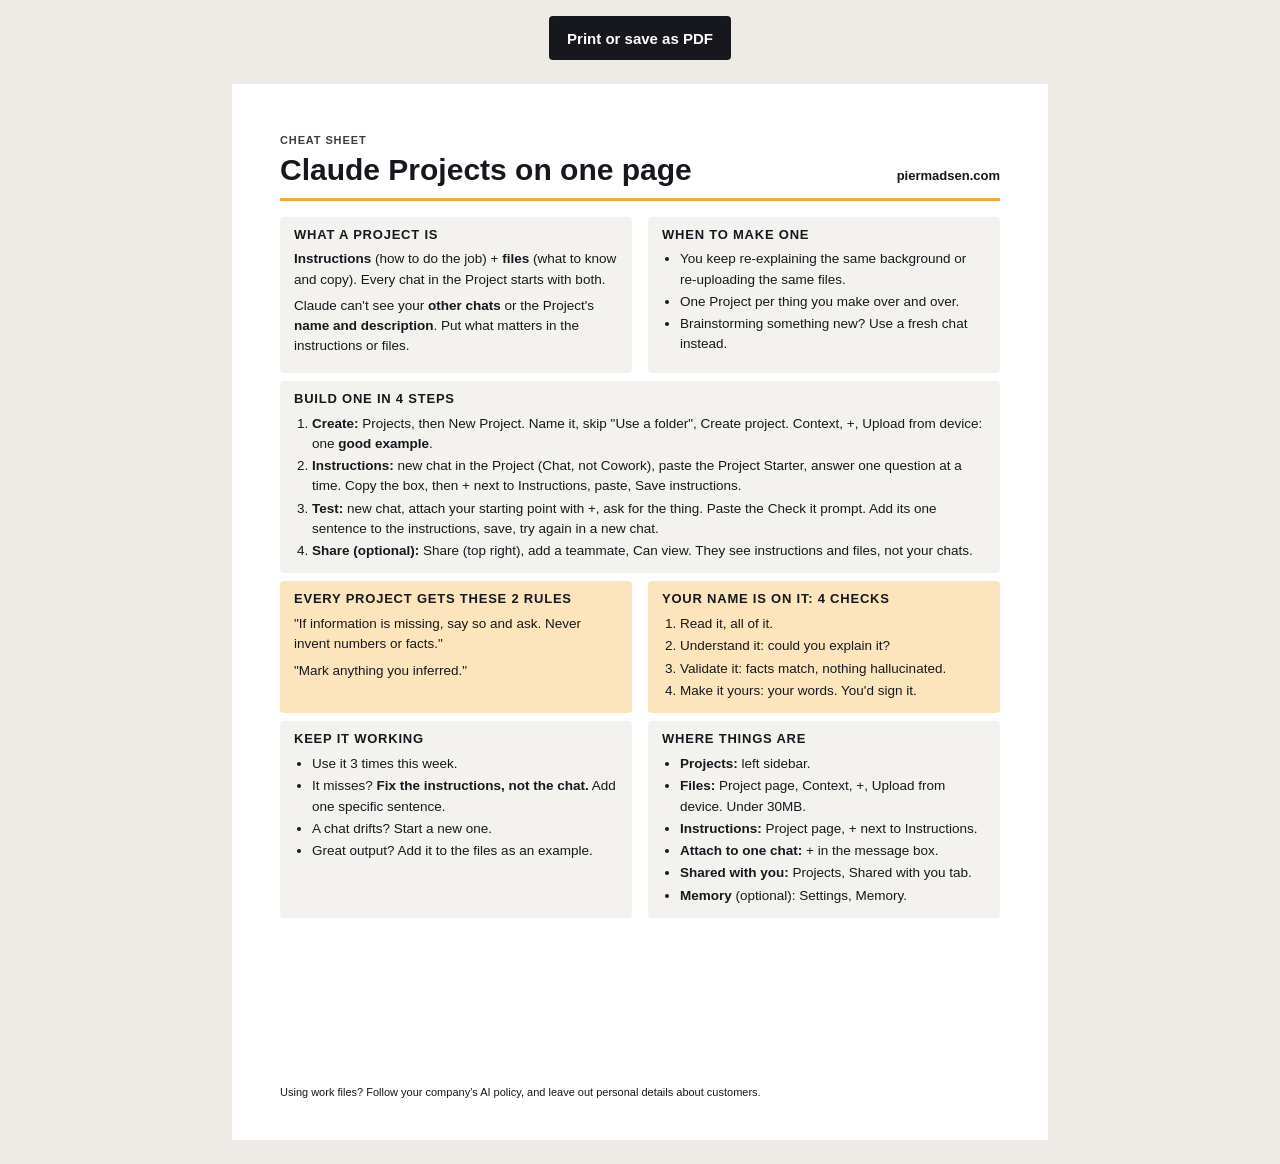
<file: build-your-first-project/cheatsheet.html>
<!doctype html>
<html lang="en">
<head>
<meta charset="utf-8">
<meta name="viewport" content="width=device-width, initial-scale=1">
<title>Cheat sheet: Claude Projects | Pier Madsen</title>
<meta name="description" content="Claude Projects on one printable page: what a Project is, when to make one, how to build one in 4 steps, and how to keep it working.">
<style>
  :root { --ink:#16181D; --ink2:#3A3F47; --accent:#F2A93B; --accent30:#FCE5BD; --grey:#F4F2EF; }
  * { box-sizing: border-box; }
  body { margin: 0; background: #EEEBE6; color: var(--ink); font: 13.5px/1.5 -apple-system, BlinkMacSystemFont, "Segoe UI", Roboto, "Helvetica Neue", Arial, sans-serif; }
  .page { position: relative; width: 8.5in; min-height: 11in; margin: 24px auto; background: #fff; padding: 0.5in; }
  .top { display: flex; justify-content: space-between; align-items: flex-end; border-bottom: 3px solid var(--accent); padding-bottom: 12px; margin-bottom: 16px; }
  .overline { font-weight: 700; font-size: 11px; letter-spacing: .08em; text-transform: uppercase; color: var(--ink2); margin: 0 0 4px; }
  h1 { font: 700 30px/1.1 -apple-system, BlinkMacSystemFont, "Segoe UI", Roboto, "Helvetica Neue", Arial, sans-serif; margin: 0; }
  .top .site { font-weight: 700; font-size: 13px; color: var(--ink); text-decoration: none; }
  h2 { font-weight: 700; font-size: 13px; letter-spacing: .06em; text-transform: uppercase; margin: 0 0 6px; line-height: 1.3; }
  .grid { display: grid; grid-template-columns: 1fr 1fr; gap: 8px 16px; }
  .box { background: var(--grey); border-radius: 4px; padding: 10px 14px; }
  .box.green { background: var(--accent30); }
  .box.wide { grid-column: 1 / -1; }
  p { margin: 0 0 6px; }
  ol, ul { margin: 0; padding-left: 18px; }
  li { margin: 2px 0; }
  .legal { position: absolute; left: 0.5in; right: 0.5in; bottom: 0.33in; height: 32px; display: flex; align-items: center; font-size: 11px; }
  .print { text-align: center; margin: 16px 0 0; }
  .print button { font: 700 15px -apple-system, BlinkMacSystemFont, "Segoe UI", Roboto, "Helvetica Neue", Arial, sans-serif; background: var(--ink); color: #fff; border: 0; border-radius: 4px; padding: 10px 18px; min-height: 44px; cursor: pointer; }
  @media (max-width: 860px) {
    body { background: #fff; }
    .page { width: auto; min-height: 0; margin: 0; padding: 20px 16px 72px; }
    .grid { grid-template-columns: 1fr; }
    .top { flex-direction: column-reverse; align-items: flex-start; gap: 12px; }
    h1 { font-size: 26px; }
    .legal { left: 16px; bottom: 16px; }
  }
  @media print {
    @page { size: letter; margin: 0; }
    body { background: #fff; }
    .page { margin: 0; width: 8.5in; height: 11in; min-height: 0; overflow: hidden; }
    .print { display: none; }
  }
</style>
</head>
<body>
<div class="print"><button type="button" onclick="window.print()">Print or save as PDF</button></div>
<div class="page">
  <div class="top">
    <div>
      <p class="overline">Cheat sheet</p>
      <h1>Claude Projects on one page</h1>
    </div>
    <a class="site" href="https://piermadsen.com">piermadsen.com</a>
  </div>

  <div class="grid">
    <div class="box">
      <h2>What a Project is</h2>
      <p><strong>Instructions</strong> (how to do the job) + <strong>files</strong> (what to know and copy). Every chat in the Project starts with both.</p>
      <p>Claude can't see your <strong>other chats</strong> or the Project's <strong>name and description</strong>. Put what matters in the instructions or files.</p>
    </div>
    <div class="box">
      <h2>When to make one</h2>
      <ul>
        <li>You keep re-explaining the same background or re-uploading the same files.</li>
        <li>One Project per thing you make over and over.</li>
        <li>Brainstorming something new? Use a fresh chat instead.</li>
      </ul>
    </div>

    <div class="box wide">
      <h2>Build one in 4 steps</h2>
      <ol>
        <li><strong>Create:</strong> Projects, then New Project. Name it, skip "Use a folder", Create project. Context, +, Upload from device: one <strong>good example</strong>.</li>
        <li><strong>Instructions:</strong> new chat in the Project (Chat, not Cowork), paste the Project Starter, answer one question at a time. Copy the box, then + next to Instructions, paste, Save instructions.</li>
        <li><strong>Test:</strong> new chat, attach your starting point with +, ask for the thing. Paste the Check it prompt. Add its one sentence to the instructions, save, try again in a new chat.</li>
        <li><strong>Share (optional):</strong> Share (top right), add a teammate, Can view. They see instructions and files, not your chats.</li>
      </ol>
    </div>

    <div class="box green">
      <h2>Every Project gets these 2 rules</h2>
      <p>"If information is missing, say so and ask. Never invent numbers or facts."</p>
      <p>"Mark anything you inferred."</p>
    </div>
    <div class="box green">
      <h2>Your name is on it: 4 checks</h2>
      <ol>
        <li>Read it, all of it.</li>
        <li>Understand it: could you explain it?</li>
        <li>Validate it: facts match, nothing hallucinated.</li>
        <li>Make it yours: your words. You'd sign it.</li>
      </ol>
    </div>

    <div class="box">
      <h2>Keep it working</h2>
      <ul>
        <li>Use it 3 times this week.</li>
        <li>It misses? <strong>Fix the instructions, not the chat.</strong> Add one specific sentence.</li>
        <li>A chat drifts? Start a new one.</li>
        <li>Great output? Add it to the files as an example.</li>
      </ul>
    </div>
    <div class="box">
      <h2>Where things are</h2>
      <ul>
        <li><strong>Projects:</strong> left sidebar.</li>
        <li><strong>Files:</strong> Project page, Context, +, Upload from device. Under 30MB.</li>
        <li><strong>Instructions:</strong> Project page, + next to Instructions.</li>
        <li><strong>Attach to one chat:</strong> + in the message box.</li>
        <li><strong>Shared with you:</strong> Projects, Shared with you tab.</li>
        <li><strong>Memory</strong> (optional): Settings, Memory.</li>
      </ul>
    </div>
  </div>

  <div class="legal">Using work files? Follow your company's AI policy, and leave out personal details about customers.</div>
</div>
</body>
</html>
</file>
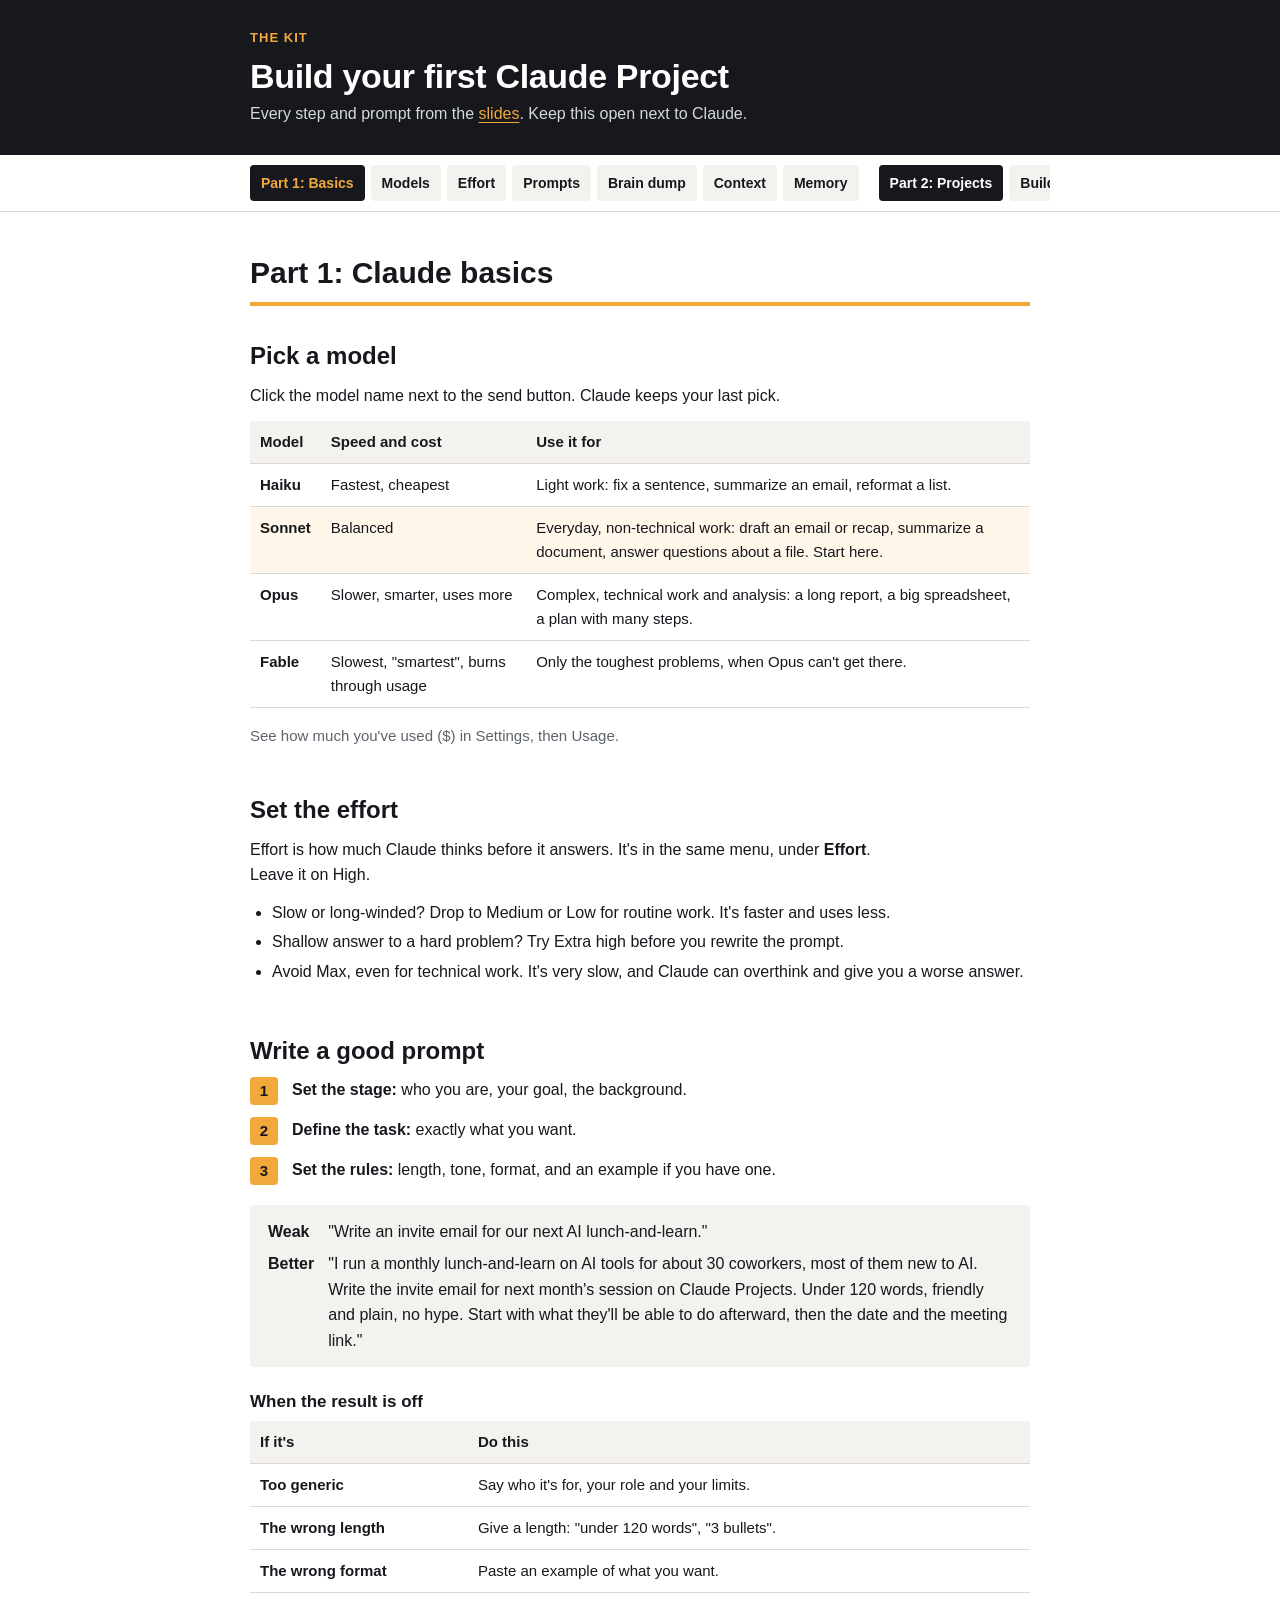
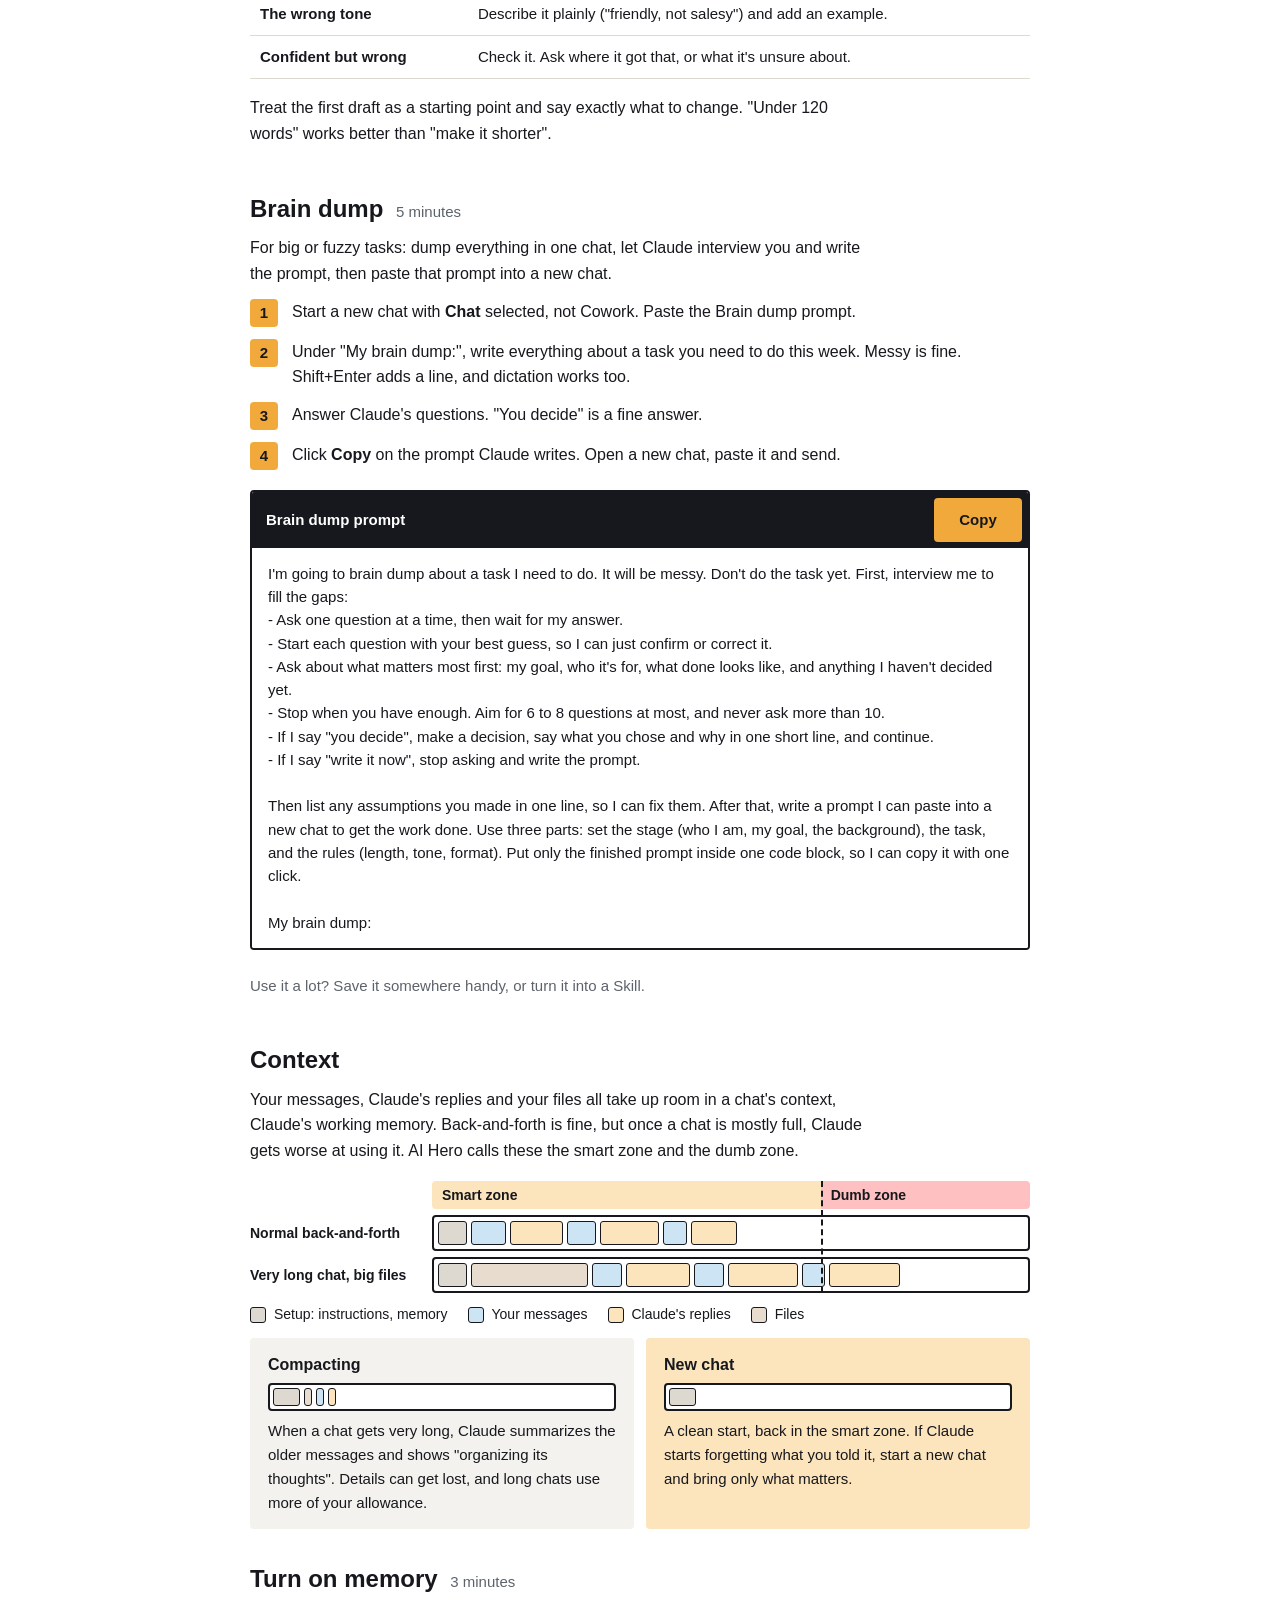
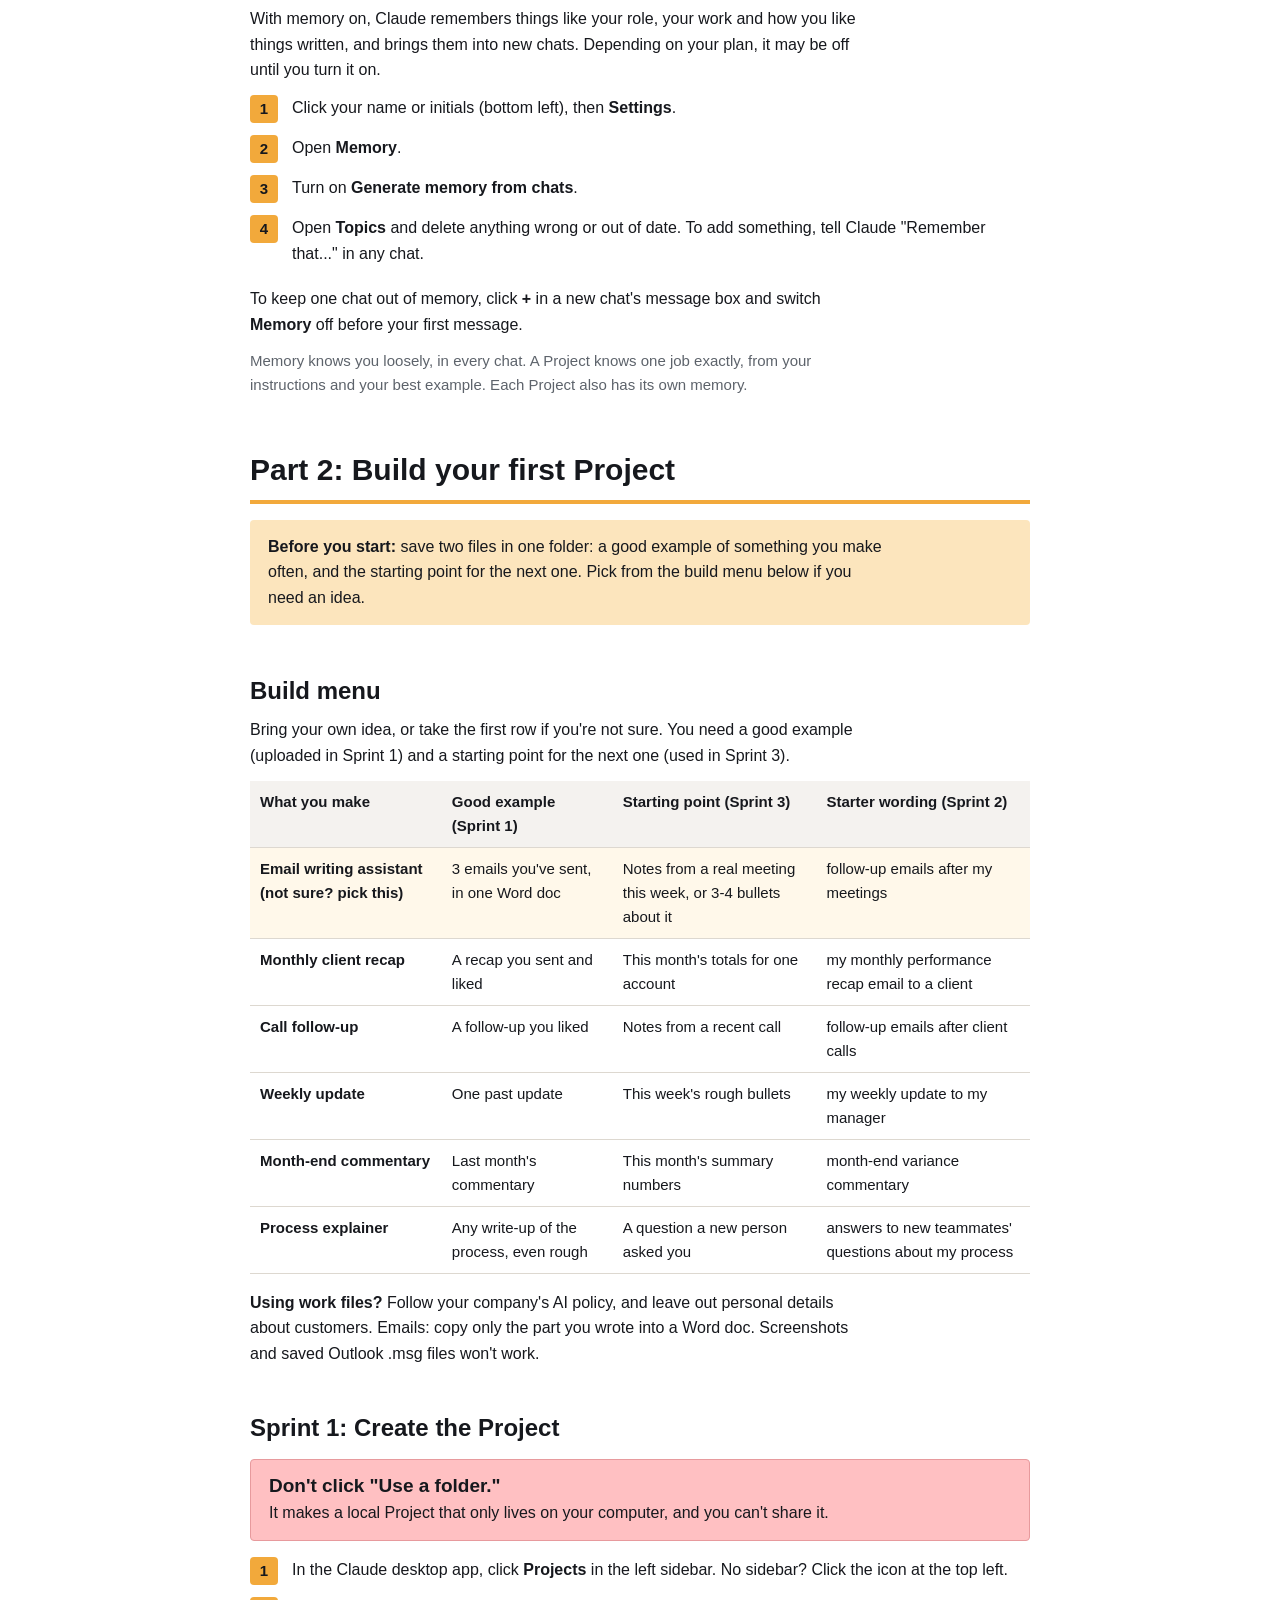
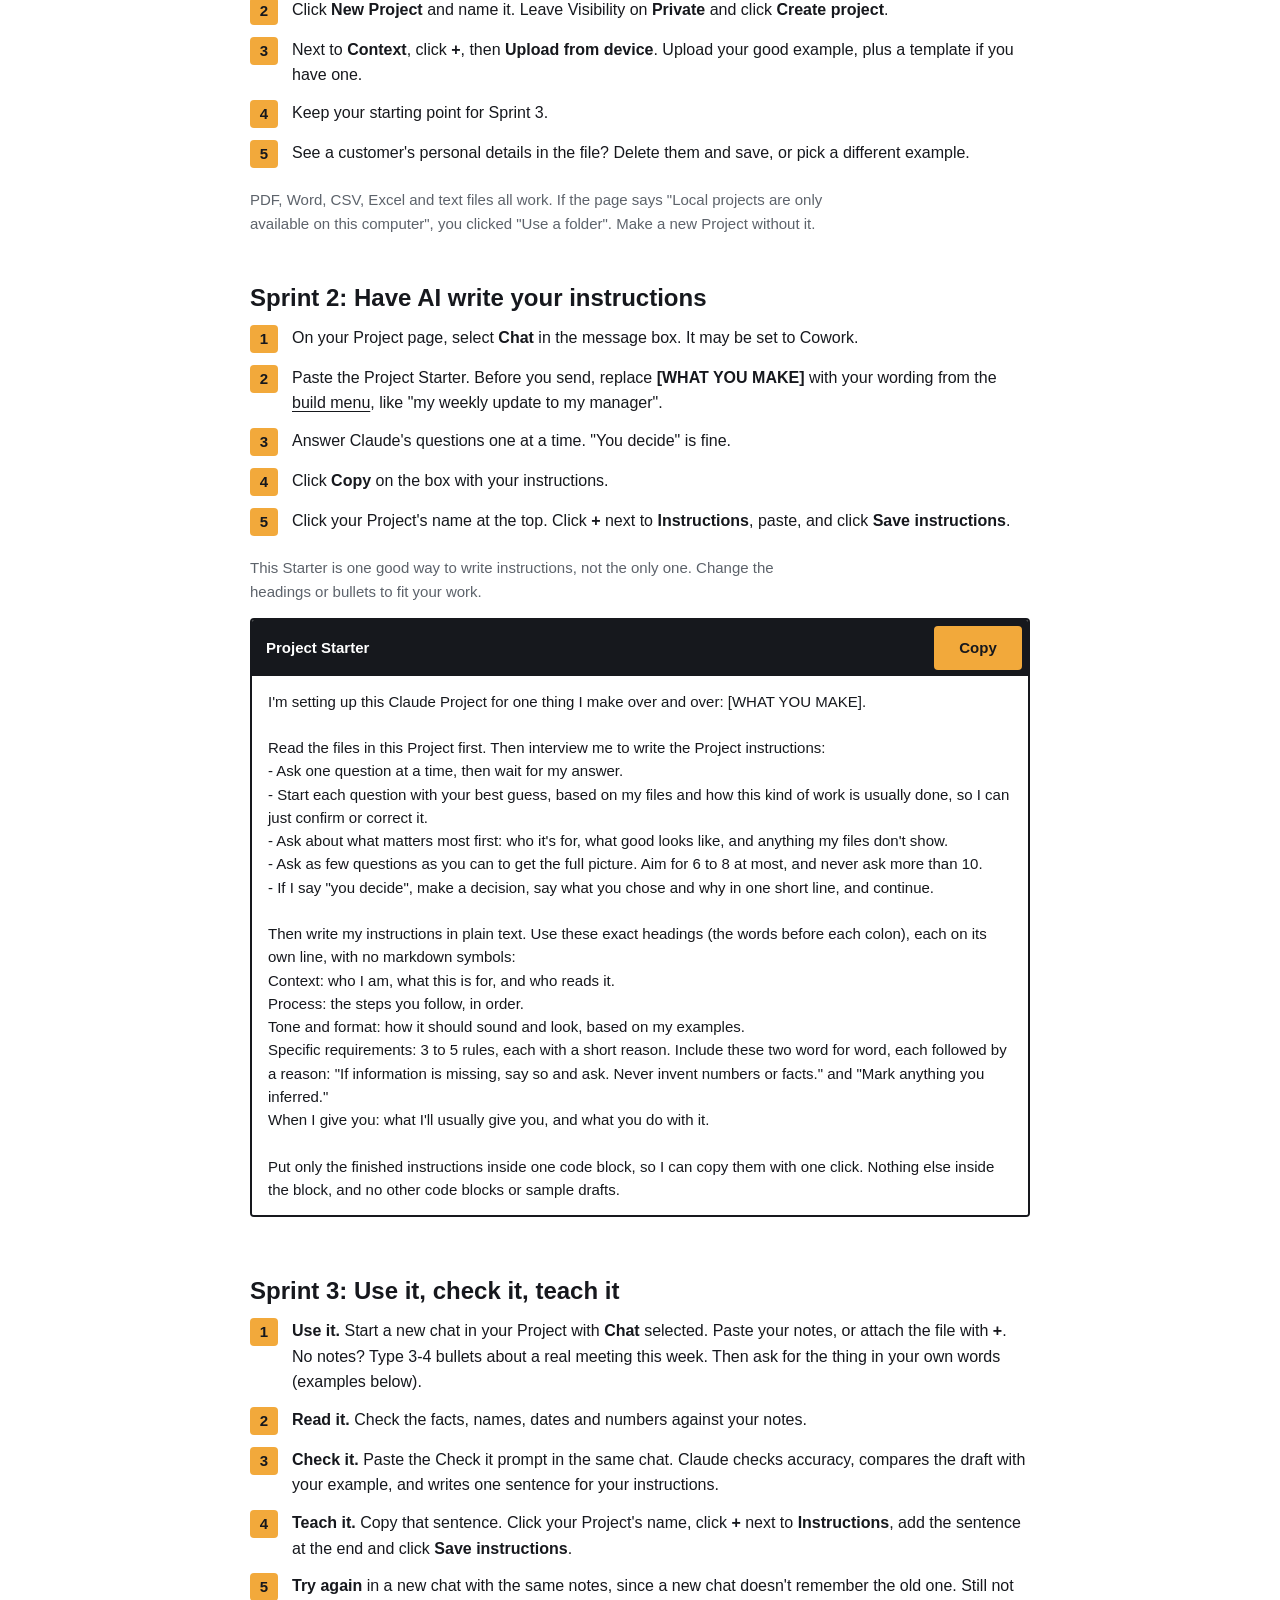
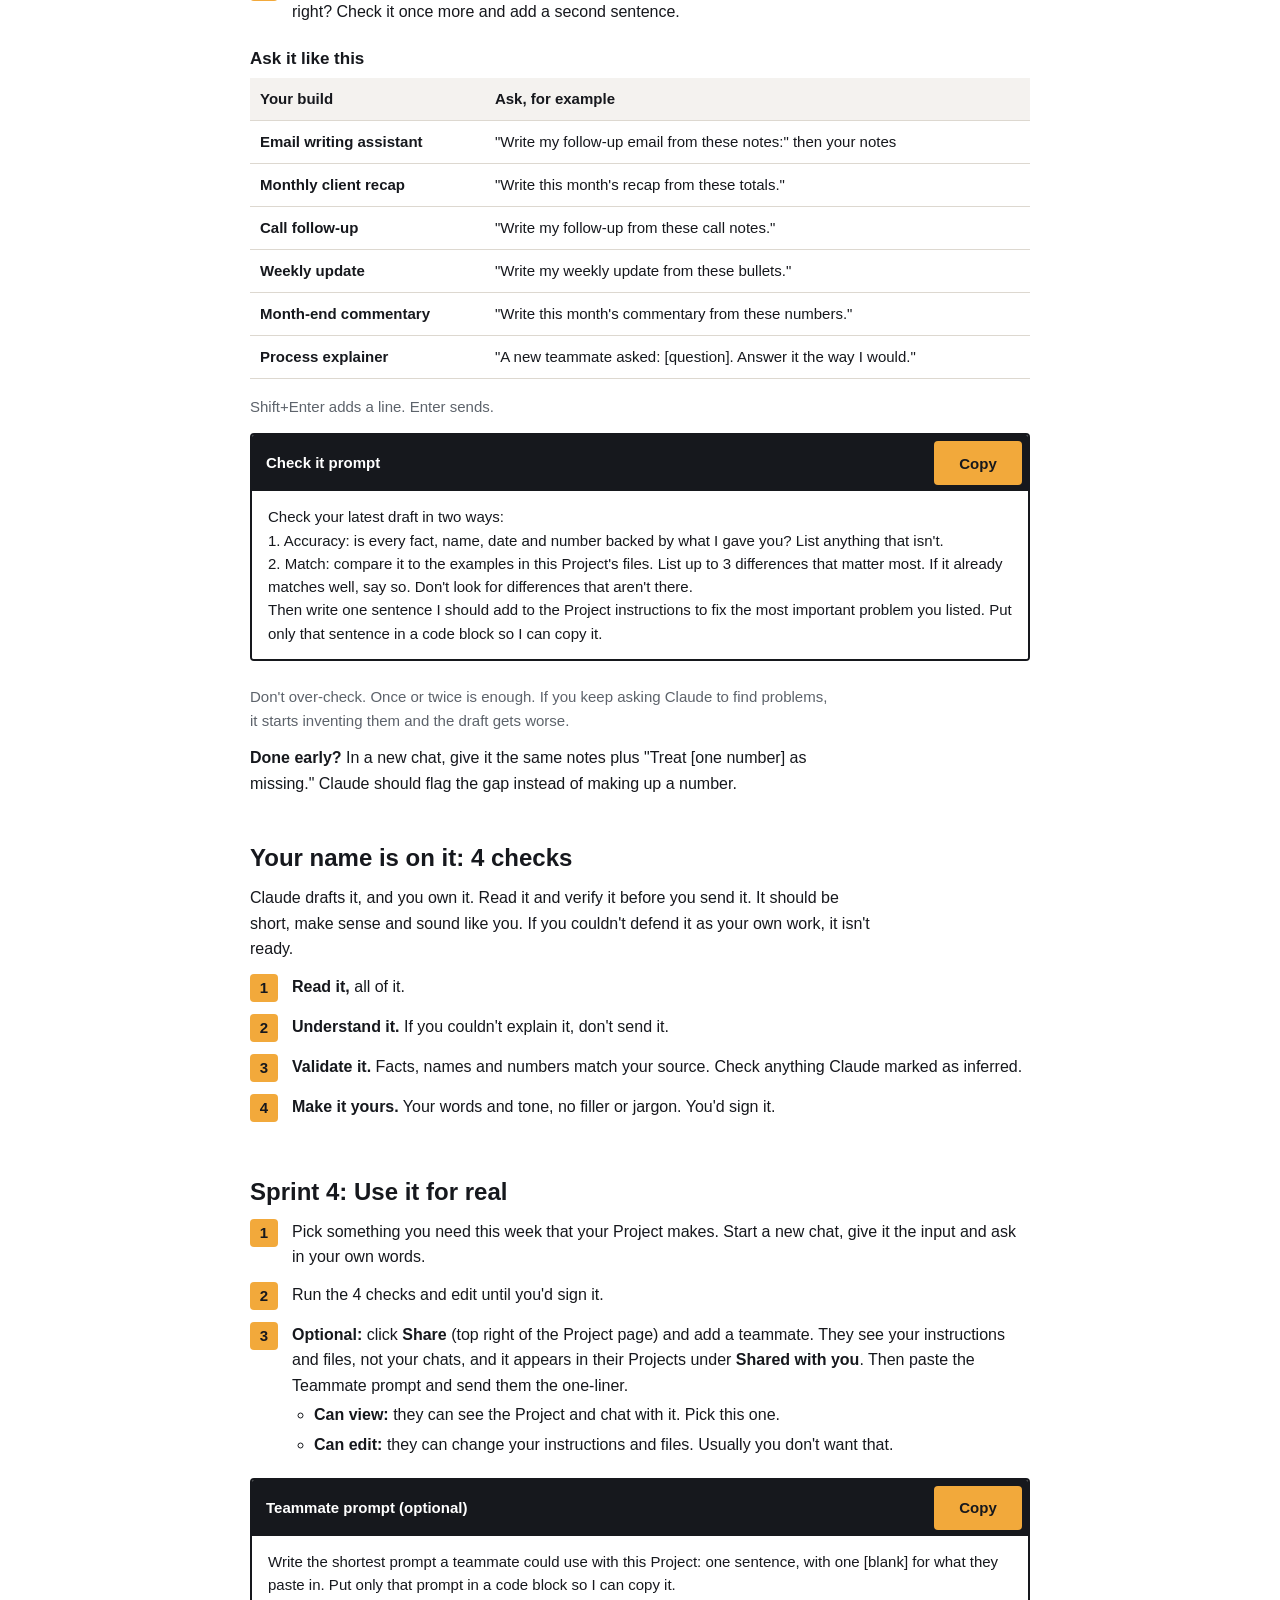
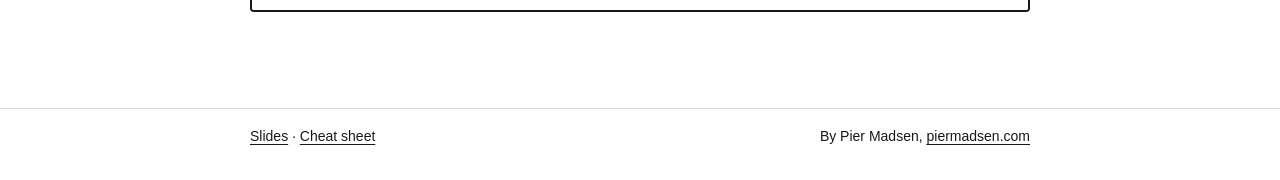
<file: build-your-first-project/kit.html>
<!doctype html>
<html lang="en">
<head>
<meta charset="utf-8">
<meta name="viewport" content="width=device-width, initial-scale=1">
<title>Kit: Build Your First Claude Project | Pier Madsen</title>
<meta name="description" content="Every step and copy-ready prompt for building your first Claude Project: Brain dump prompt, Project Starter, Check it prompt and more.">
<meta name="author" content="Pier Madsen">
<style>
  :root {
    --ink: #16181D; --ink2: #3A3F47; --accent: #F2A93B; --accent30: #FCE5BD; --pink: #FFC0C2;
    --grey: #F4F2EF; --line: #DDD8D0; --muted: #5D636B;
    --display: -apple-system, BlinkMacSystemFont, "Segoe UI", Roboto, "Helvetica Neue", Arial, sans-serif;
    --body: -apple-system, BlinkMacSystemFont, "Segoe UI", Roboto, "Helvetica Neue", Arial, sans-serif;
    --nav-h: 56px;
  }
  * { box-sizing: border-box; }
  html { scroll-padding-top: calc(var(--nav-h) + 16px); scrollbar-color: var(--ink2) var(--grey); }
  @media (prefers-reduced-motion: no-preference) { html { scroll-behavior: smooth; } }
  body { margin: 0; font: 16px/1.6 var(--body); color: var(--ink); background: #fff; }
  ::selection { background: var(--accent30); color: var(--ink); }
  a { color: var(--ink); text-underline-offset: 3px; }
  :focus-visible { outline: 3px solid var(--accent); outline-offset: 2px; border-radius: 4px; }
  strong { font-weight: 700; }

  /* Header */
  header { background: var(--ink); color: #fff; }
  header .in { max-width: 820px; margin: 0 auto; padding: 24px 20px 28px; }
  header .overline { font-weight: 700; font-size: 13px; letter-spacing: .08em; text-transform: uppercase; color: var(--accent); }
  header a { color: var(--accent); }
  h1 { font: 700 34px/1.1 var(--display); letter-spacing: -0.01em; margin: 8px 0 6px; }
  header p { margin: 0; color: #D5D8DD; }

  /* Sticky nav: two part buttons, then section links */
  nav.toc { position: sticky; top: 0; z-index: 5; background: #fff; border-bottom: 1px solid var(--line); }
  nav.toc .in { max-width: 820px; margin: 0 auto; padding: 10px 20px; display: flex; align-items: center; gap: 6px; overflow-x: auto; white-space: nowrap; min-height: var(--nav-h); scrollbar-width: thin; scrollbar-color: var(--ink2) var(--grey); }
  nav.toc .in::-webkit-scrollbar { height: 8px; }
  nav.toc .in::-webkit-scrollbar-track { background: var(--grey); }
  nav.toc .in::-webkit-scrollbar-thumb { background: var(--ink2); border-radius: 4px; }
  nav.toc a { flex: none; text-decoration: none; font-size: 14px; font-weight: 700; padding: 7px 11px; border-radius: 4px; color: var(--ink); background: var(--grey); transition: background-color .15s ease-out, color .15s ease-out; }
  nav.toc a:hover { background: var(--accent30); }
  nav.toc a.part-link { background: var(--ink); color: #fff; }
  nav.toc a.part-link:hover { background: var(--ink2); }
  nav.toc a.part-link:not(:first-child) { margin-left: 14px; }
  nav.toc a[aria-current="true"] { background: var(--accent); color: var(--ink); }
  nav.toc a.part-link[aria-current="true"] { background: var(--ink); color: var(--accent); }

  /* Layout and type */
  main { max-width: 820px; margin: 0 auto; padding: 8px 20px 72px; }
  .part { font: 700 30px/1.15 var(--display); margin: 56px 0 0; padding: 0 0 12px; border-bottom: 4px solid var(--accent); }
  .part:first-child { margin-top: 36px; }
  section { padding-top: 36px; }
  h3 { font: 700 24px/1.2 var(--display); margin: 0 0 12px; }
  h3 .time { font: 400 15px var(--body); color: var(--muted); margin-left: 6px; }
  h4 { font-weight: 700; font-size: 17px; line-height: 1.3; margin: 24px 0 8px; }
  p { margin: 0 0 12px; max-width: 70ch; }
  ul { margin: 0 0 16px; padding-left: 22px; }
  li { margin: 4px 0; }
  .note { color: var(--muted); font-size: 15px; }

  /* Numbered steps: green squares, same as the slides */
  ol.steps { list-style: none; counter-reset: s; padding: 0; margin: 4px 0 20px; }
  ol.steps > li { counter-increment: s; position: relative; padding-left: 42px; margin: 0 0 12px; min-height: 28px; }
  ol.steps > li::before { content: counter(s); position: absolute; left: 0; top: 0; width: 28px; height: 28px; border-radius: 4px; background: var(--accent); font: 700 15px/28px var(--display); text-align: center; }

  /* Boxes */
  .box { background: var(--grey); border-radius: 4px; padding: 14px 18px; margin: 16px 0; }
  .box p:last-child { margin-bottom: 0; }
  .box.stuck { background: var(--accent30); }
  .box.warn { background: var(--pink); border: 1px solid #E79A9D; }
  .box.warn strong:first-child { display: block; font: 700 19px/1.25 var(--display); margin-bottom: 2px; }
  .ex { display: grid; grid-template-columns: max-content 1fr; gap: 6px 14px; }
  .ex dt { font-weight: 700; }
  .ex dd { margin: 0; }

/* Context: smart zone / dumb zone (same drawing as the slides) */
.ctx { position: relative; display: grid; grid-template-columns: 170px 1fr; column-gap: 12px; row-gap: 6px; align-items: center; margin: 18px 0 8px; }
.ctx::after { content: ''; position: absolute; left: calc(182px + (100% - 182px) * 0.65); top: 0; height: 112px; border-left: 2px dashed var(--ink); }
.ctx-zones { display: grid; grid-template-columns: 65% 35%; height: 28px; font-weight: 700; font-size: 14px; }
.ctx-zones span { display: flex; align-items: center; padding: 0 10px; }
.ctx-zones .z-smart { background: var(--accent30); border-radius: 4px 0 0 4px; }
.ctx-zones .z-dumb { background: var(--pink); border-radius: 0 4px 4px 0; }
.ctx-lbl { font-weight: 700; font-size: 14px; line-height: 1.3; }
.ctx-bar { display: flex; gap: 4px; height: 36px; padding: 4px; border: 2px solid var(--ink); border-radius: 4px; background: #fff; }
.ctx-bar i { display: block; flex: none; border-radius: 3px; border: 1.5px solid var(--ink); }
.c-setup { background: var(--line); } .c-you { background: #CDE4F5; } .c-reply { background: var(--accent30); } .c-file { background: #E7DCCD; }
.ctx-bar.mini { height: 28px; padding: 3px; margin: 6px 0 8px; }
.ctx-bar.mini .c-setup { width: 8%; }
.ctx-bar.mini .sliver { width: 8px; }
.ctx-key { display: flex; flex-wrap: wrap; gap: 6px 20px; list-style: none; padding: 0; margin: 10px 0 0; font-size: 14px; }
.ctx-key li { display: flex; align-items: center; gap: 8px; margin: 0; }
.ctx-key i { display: block; width: 16px; height: 16px; border-radius: 3px; border: 1.5px solid var(--ink); }
.ctx-cards { display: grid; grid-template-columns: 1fr 1fr; gap: 12px; margin-top: 12px; }
.ctx-cards .box { margin: 0; }
.ctx-cards p { font-size: 15px; }

  /* Copyable prompts */
  .prompt { border: 2px solid var(--ink); border-radius: 4px; margin: 14px 0 24px; overflow: hidden; }
  .prompt .bar { display: flex; justify-content: space-between; align-items: center; gap: 8px; background: var(--ink); color: #fff; padding: 6px 6px 6px 14px; }
  .prompt .bar span { font-weight: 700; font-size: 15px; }
  .prompt pre { margin: 0; padding: 14px 16px; white-space: pre-wrap; overflow-wrap: anywhere; font: 15px/1.55 var(--body); background: #fff; }
  button.copy { font: 700 15px var(--body); background: var(--accent); color: var(--ink); border: 0; border-radius: 4px; padding: 0 18px; min-height: 44px; min-width: 88px; cursor: pointer; transition: background-color .15s ease-out; }
  button.copy:hover { background: var(--accent30); }
  button.copy.done { background: #fff; }

  /* Tables */
  .wrap { overflow-x: auto; margin: 8px 0 16px; }
  table { width: 100%; border-collapse: collapse; font-size: 15px; }
  th, td { text-align: left; vertical-align: top; padding: 9px 10px; border-bottom: 1px solid var(--line); }
  th { background: var(--grey); font-weight: 700; }
  td:first-child { font-weight: 700; }
  tr.pick td { background: #FFF8EA; }


  footer { border-top: 1px solid var(--line); }
  footer .in { max-width: 820px; margin: 0 auto; padding: 16px 20px 32px; display: flex; justify-content: space-between; align-items: center; gap: 16px; font-size: 14px; }

  @media (max-width: 600px) {
    h1 { font-size: 28px; }
    .part { font-size: 25px; margin-top: 44px; }
    h3 { font-size: 21px; }
    th, td { padding: 8px 6px; font-size: 14px; }
    .ex { grid-template-columns: 1fr; gap: 2px; }
    .ex dd { margin-bottom: 8px; }
    .ctx, .ctx-cards { grid-template-columns: 1fr; }
    .ctx > span:first-child, .ctx::after { display: none; }
  }
  @media print { nav.toc, button.copy { display: none; } .part { break-before: page; } }
</style>
</head>
<body>

<header><div class="in">
  <span class="overline">The kit</span>
  <h1>Build your first Claude Project</h1>
  <p>Every step and prompt from the <a href="./">slides</a>. Keep this open next to Claude.</p>
</div></header>

<nav class="toc" aria-label="Kit sections"><div class="in">
  <a class="part-link" href="#part1">Part 1: Basics</a>
  <a href="#models">Models</a>
  <a href="#effort">Effort</a>
  <a href="#prompts">Prompts</a>
  <a href="#braindump">Brain dump</a>
  <a href="#context">Context</a>
  <a href="#memory">Memory</a>
  <a class="part-link" href="#part2">Part 2: Projects</a>
  <a href="#menu">Build menu</a>
  <a href="#s1">Sprint 1</a>
  <a href="#s2">Sprint 2</a>
  <a href="#s3">Sprint 3</a>
  <a href="#own">4 checks</a>
  <a href="#s4">Sprint 4</a>
</div></nav>

<main>

<h2 class="part" id="part1">Part 1: Claude basics</h2>

<section id="models">
  <h3>Pick a model</h3>
  <p>Click the model name next to the send button. Claude keeps your last pick.</p>
  <div class="wrap"><table>
    <tr><th>Model</th><th>Speed and cost</th><th>Use it for</th></tr>
    <tr><td>Haiku</td><td>Fastest, cheapest</td><td>Light work: fix a sentence, summarize an email, reformat a list.</td></tr>
    <tr class="pick"><td>Sonnet</td><td>Balanced</td><td>Everyday, non-technical work: draft an email or recap, summarize a document, answer questions about a file. Start here.</td></tr>
    <tr><td>Opus</td><td>Slower, smarter, uses more</td><td>Complex, technical work and analysis: a long report, a big spreadsheet, a plan with many steps.</td></tr>
    <tr><td>Fable</td><td>Slowest, "smartest", burns through usage</td><td>Only the toughest problems, when Opus can't get there.</td></tr>
  </table></div>
  <p class="note">See how much you've used ($) in Settings, then Usage.</p>
</section>

<section id="effort">
  <h3>Set the effort</h3>
  <p>Effort is how much Claude thinks before it answers. It's in the same menu, under <strong>Effort</strong>. Leave it on High.</p>
  <ul>
    <li>Slow or long-winded? Drop to Medium or Low for routine work. It's faster and uses less.</li>
    <li>Shallow answer to a hard problem? Try Extra high before you rewrite the prompt.</li>
    <li>Avoid Max, even for technical work. It's very slow, and Claude can overthink and give you a worse answer.</li>
  </ul>
</section>

<section id="prompts">
  <h3>Write a good prompt</h3>
  <ol class="steps">
    <li><strong>Set the stage:</strong> who you are, your goal, the background.</li>
    <li><strong>Define the task:</strong> exactly what you want.</li>
    <li><strong>Set the rules:</strong> length, tone, format, and an example if you have one.</li>
  </ol>
  <dl class="box ex">
    <dt>Weak</dt><dd>"Write an invite email for our next AI lunch-and-learn."</dd>
    <dt>Better</dt><dd>"I run a monthly lunch-and-learn on AI tools for about 30 coworkers, most of them new to AI. Write the invite email for next month's session on Claude Projects. Under 120 words, friendly and plain, no hype. Start with what they'll be able to do afterward, then the date and the meeting link."</dd>
  </dl>

  <h4>When the result is off</h4>
  <div class="wrap"><table>
    <tr><th>If it's</th><th>Do this</th></tr>
    <tr><td>Too generic</td><td>Say who it's for, your role and your limits.</td></tr>
    <tr><td>The wrong length</td><td>Give a length: "under 120 words", "3 bullets".</td></tr>
    <tr><td>The wrong format</td><td>Paste an example of what you want.</td></tr>
    <tr><td>The wrong tone</td><td>Describe it plainly ("friendly, not salesy") and add an example.</td></tr>
    <tr><td>Confident but wrong</td><td>Check it. Ask where it got that, or what it's unsure about.</td></tr>
  </table></div>
  <p>Treat the first draft as a starting point and say exactly what to change. "Under 120 words" works better than "make it shorter".</p>
</section>

<section id="braindump">
  <h3>Brain dump <span class="time">5 minutes</span></h3>
  <p>For big or fuzzy tasks: dump everything in one chat, let Claude interview you and write the prompt, then paste that prompt into a new chat.</p>
  <ol class="steps">
    <li>Start a new chat with <strong>Chat</strong> selected, not Cowork. Paste the Brain dump prompt.</li>
    <li>Under "My brain dump:", write everything about a task you need to do this week. Messy is fine. Shift+Enter adds a line, and dictation works too.</li>
    <li>Answer Claude's questions. "You decide" is a fine answer.</li>
    <li>Click <strong>Copy</strong> on the prompt Claude writes. Open a new chat, paste it and send.</li>
  </ol>
  <div class="prompt">
    <div class="bar"><span>Brain dump prompt</span><button class="copy" type="button">Copy</button></div>
<pre>I'm going to brain dump about a task I need to do. It will be messy. Don't do the task yet. First, interview me to fill the gaps:
- Ask one question at a time, then wait for my answer.
- Start each question with your best guess, so I can just confirm or correct it.
- Ask about what matters most first: my goal, who it's for, what done looks like, and anything I haven't decided yet.
- Stop when you have enough. Aim for 6 to 8 questions at most, and never ask more than 10.
- If I say "you decide", make a decision, say what you chose and why in one short line, and continue.
- If I say "write it now", stop asking and write the prompt.

Then list any assumptions you made in one line, so I can fix them. After that, write a prompt I can paste into a new chat to get the work done. Use three parts: set the stage (who I am, my goal, the background), the task, and the rules (length, tone, format). Put only the finished prompt inside one code block, so I can copy it with one click.

My brain dump:
</pre>
  </div>
  <p class="note">Use it a lot? Save it somewhere handy, or turn it into a Skill.</p>
</section>

<section id="context">
  <h3>Context</h3>
  <p>Your messages, Claude's replies and your files all take up room in a chat's context, Claude's working memory. Back-and-forth is fine, but once a chat is mostly full, Claude gets worse at using it. AI Hero calls these the smart zone and the dumb zone.</p>
  <div class="ctx" role="img" aria-label="Two chats. A normal back-and-forth chat stays in the smart zone. A very long chat with big files runs past the line into the dumb zone.">
    <span></span><div class="ctx-zones"><span class="z-smart">Smart zone</span><span class="z-dumb">Dumb zone</span></div>
    <span class="ctx-lbl">Normal back-and-forth</span>
    <div class="ctx-bar"><i class="c-setup" style="width:5%"></i><i class="c-you" style="width:6%"></i><i class="c-reply" style="width:9%"></i><i class="c-you" style="width:5%"></i><i class="c-reply" style="width:10%"></i><i class="c-you" style="width:4%"></i><i class="c-reply" style="width:8%"></i></div>
    <span class="ctx-lbl">Very long chat, big files</span>
    <div class="ctx-bar"><i class="c-setup" style="width:5%"></i><i class="c-file" style="width:20%"></i><i class="c-you" style="width:5%"></i><i class="c-reply" style="width:11%"></i><i class="c-you" style="width:5%"></i><i class="c-reply" style="width:12%"></i><i class="c-you" style="width:4%"></i><i class="c-reply" style="width:12%"></i></div>
  </div>
  <ul class="ctx-key">
    <li><i class="c-setup"></i>Setup: instructions, memory</li>
    <li><i class="c-you"></i>Your messages</li>
    <li><i class="c-reply"></i>Claude's replies</li>
    <li><i class="c-file"></i>Files</li>
  </ul>
  <div class="ctx-cards">
    <div class="box"><strong>Compacting</strong><div class="ctx-bar mini"><i class="c-setup"></i><i class="c-file sliver"></i><i class="c-you sliver"></i><i class="c-reply sliver"></i></div><p>When a chat gets very long, Claude summarizes the older messages and shows "organizing its thoughts". Details can get lost, and long chats use more of your allowance.</p></div>
    <div class="box stuck"><strong>New chat</strong><div class="ctx-bar mini"><i class="c-setup"></i></div><p>A clean start, back in the smart zone. If Claude starts forgetting what you told it, start a new chat and bring only what matters.</p></div>
  </div>
</section>

<section id="memory">
  <h3>Turn on memory <span class="time">3 minutes</span></h3>
  <p>With memory on, Claude remembers things like your role, your work and how you like things written, and brings them into new chats. Depending on your plan, it may be off until you turn it on.</p>
  <ol class="steps">
    <li>Click your name or initials (bottom left), then <strong>Settings</strong>.</li>
    <li>Open <strong>Memory</strong>.</li>
    <li>Turn on <strong>Generate memory from chats</strong>.</li>
    <li>Open <strong>Topics</strong> and delete anything wrong or out of date. To add something, tell Claude "Remember that..." in any chat.</li>
  </ol>
  <p>To keep one chat out of memory, click <strong>+</strong> in a new chat's message box and switch <strong>Memory</strong> off before your first message.</p>
  <p class="note">Memory knows you loosely, in every chat. A Project knows one job exactly, from your instructions and your best example. Each Project also has its own memory.</p>
</section>

<h2 class="part" id="part2">Part 2: Build your first Project</h2>

<div class="box stuck">
  <p><strong>Before you start:</strong> save two files in one folder: a good example of something you make often, and the starting point for the next one. Pick from the build menu below if you need an idea.</p>
</div>

<section id="menu">
  <h3>Build menu</h3>
  <p>Bring your own idea, or take the first row if you're not sure. You need a good example (uploaded in Sprint 1) and a starting point for the next one (used in Sprint 3).</p>
  <div class="wrap"><table>
    <tr><th>What you make</th><th>Good example (Sprint 1)</th><th>Starting point (Sprint 3)</th><th>Starter wording (Sprint 2)</th></tr>
    <tr class="pick"><td>Email writing assistant (not sure? pick this)</td><td>3 emails you've sent, in one Word doc</td><td>Notes from a real meeting this week, or 3-4 bullets about it</td><td>follow-up emails after my meetings</td></tr>
    <tr><td>Monthly client recap</td><td>A recap you sent and liked</td><td>This month's totals for one account</td><td>my monthly performance recap email to a client</td></tr>
    <tr><td>Call follow-up</td><td>A follow-up you liked</td><td>Notes from a recent call</td><td>follow-up emails after client calls</td></tr>
    <tr><td>Weekly update</td><td>One past update</td><td>This week's rough bullets</td><td>my weekly update to my manager</td></tr>
    <tr><td>Month-end commentary</td><td>Last month's commentary</td><td>This month's summary numbers</td><td>month-end variance commentary</td></tr>
    <tr><td>Process explainer</td><td>Any write-up of the process, even rough</td><td>A question a new person asked you</td><td>answers to new teammates' questions about my process</td></tr>
  </table></div>
  <p><strong>Using work files?</strong> Follow your company's AI policy, and leave out personal details about customers. Emails: copy only the part you wrote into a Word doc. Screenshots and saved Outlook .msg files won't work.</p>
</section>

<section id="s1">
  <h3>Sprint 1: Create the Project</h3>
  <div class="box warn"><p><strong>Don't click "Use a folder."</strong> It makes a local Project that only lives on your computer, and you can't share it.</p></div>
  <ol class="steps">
    <li>In the Claude desktop app, click <strong>Projects</strong> in the left sidebar. No sidebar? Click the icon at the top left.</li>
    <li>Click <strong>New Project</strong> and name it. Leave Visibility on <strong>Private</strong> and click <strong>Create project</strong>.</li>
    <li>Next to <strong>Context</strong>, click <strong>+</strong>, then <strong>Upload from device</strong>. Upload your good example, plus a template if you have one.</li>
    <li>Keep your starting point for Sprint 3.</li>
    <li>See a customer's personal details in the file? Delete them and save, or pick a different example.</li>
  </ol>
  <p class="note">PDF, Word, CSV, Excel and text files all work. If the page says "Local projects are only available on this computer", you clicked "Use a folder". Make a new Project without it.</p>
</section>

<section id="s2">
  <h3>Sprint 2: Have AI write your instructions</h3>
  <ol class="steps">
    <li>On your Project page, select <strong>Chat</strong> in the message box. It may be set to Cowork.</li>
    <li>Paste the Project Starter. Before you send, replace <strong>[WHAT YOU MAKE]</strong> with your wording from the <a href="#menu">build menu</a>, like "my weekly update to my manager".</li>
    <li>Answer Claude's questions one at a time. "You decide" is fine.</li>
    <li>Click <strong>Copy</strong> on the box with your instructions.</li>
    <li>Click your Project's name at the top. Click <strong>+</strong> next to <strong>Instructions</strong>, paste, and click <strong>Save instructions</strong>.</li>
  </ol>
  <p class="note">This Starter is one good way to write instructions, not the only one. Change the headings or bullets to fit your work.</p>
  <div class="prompt">
    <div class="bar"><span>Project Starter</span><button class="copy" type="button">Copy</button></div>
<pre>I'm setting up this Claude Project for one thing I make over and over: [WHAT YOU MAKE].

Read the files in this Project first. Then interview me to write the Project instructions:
- Ask one question at a time, then wait for my answer.
- Start each question with your best guess, based on my files and how this kind of work is usually done, so I can just confirm or correct it.
- Ask about what matters most first: who it's for, what good looks like, and anything my files don't show.
- Ask as few questions as you can to get the full picture. Aim for 6 to 8 at most, and never ask more than 10.
- If I say "you decide", make a decision, say what you chose and why in one short line, and continue.

Then write my instructions in plain text. Use these exact headings (the words before each colon), each on its own line, with no markdown symbols:
Context: who I am, what this is for, and who reads it.
Process: the steps you follow, in order.
Tone and format: how it should sound and look, based on my examples.
Specific requirements: 3 to 5 rules, each with a short reason. Include these two word for word, each followed by a reason: "If information is missing, say so and ask. Never invent numbers or facts." and "Mark anything you inferred."
When I give you: what I'll usually give you, and what you do with it.

Put only the finished instructions inside one code block, so I can copy them with one click. Nothing else inside the block, and no other code blocks or sample drafts.</pre>
  </div>
</section>

<section id="s3">
  <h3>Sprint 3: Use it, check it, teach it</h3>
  <ol class="steps">
    <li><strong>Use it.</strong> Start a new chat in your Project with <strong>Chat</strong> selected. Paste your notes, or attach the file with <strong>+</strong>. No notes? Type 3-4 bullets about a real meeting this week. Then ask for the thing in your own words (examples below).</li>
    <li><strong>Read it.</strong> Check the facts, names, dates and numbers against your notes.</li>
    <li><strong>Check it.</strong> Paste the Check it prompt in the same chat. Claude checks accuracy, compares the draft with your example, and writes one sentence for your instructions.</li>
    <li><strong>Teach it.</strong> Copy that sentence. Click your Project's name, click <strong>+</strong> next to <strong>Instructions</strong>, add the sentence at the end and click <strong>Save instructions</strong>.</li>
    <li><strong>Try again</strong> in a new chat with the same notes, since a new chat doesn't remember the old one. Still not right? Check it once more and add a second sentence.</li>
  </ol>

  <h4>Ask it like this</h4>
  <div class="wrap"><table>
    <tr><th>Your build</th><th>Ask, for example</th></tr>
    <tr><td>Email writing assistant</td><td>"Write my follow-up email from these notes:" then your notes</td></tr>
    <tr><td>Monthly client recap</td><td>"Write this month's recap from these totals."</td></tr>
    <tr><td>Call follow-up</td><td>"Write my follow-up from these call notes."</td></tr>
    <tr><td>Weekly update</td><td>"Write my weekly update from these bullets."</td></tr>
    <tr><td>Month-end commentary</td><td>"Write this month's commentary from these numbers."</td></tr>
    <tr><td>Process explainer</td><td>"A new teammate asked: [question]. Answer it the way I would."</td></tr>
  </table></div>
  <p class="note">Shift+Enter adds a line. Enter sends.</p>

  <div class="prompt"><div class="bar"><span>Check it prompt</span><button class="copy" type="button">Copy</button></div><pre>Check your latest draft in two ways:
1. Accuracy: is every fact, name, date and number backed by what I gave you? List anything that isn't.
2. Match: compare it to the examples in this Project's files. List up to 3 differences that matter most. If it already matches well, say so. Don't look for differences that aren't there.
Then write one sentence I should add to the Project instructions to fix the most important problem you listed. Put only that sentence in a code block so I can copy it.</pre></div>
  <p class="note">Don't over-check. Once or twice is enough. If you keep asking Claude to find problems, it starts inventing them and the draft gets worse.</p>

  <p><strong>Done early?</strong> In a new chat, give it the same notes plus "Treat [one number] as missing." Claude should flag the gap instead of making up a number.</p>
</section>

<section id="own">
  <h3>Your name is on it: 4 checks</h3>
  <p>Claude drafts it, and you own it. Read it and verify it before you send it. It should be short, make sense and sound like you. If you couldn't defend it as your own work, it isn't ready.</p>
  <ol class="steps">
    <li><strong>Read it,</strong> all of it.</li>
    <li><strong>Understand it.</strong> If you couldn't explain it, don't send it.</li>
    <li><strong>Validate it.</strong> Facts, names and numbers match your source. Check anything Claude marked as inferred.</li>
    <li><strong>Make it yours.</strong> Your words and tone, no filler or jargon. You'd sign it.</li>
  </ol>
</section>

<section id="s4">
  <h3>Sprint 4: Use it for real</h3>
  <ol class="steps">
    <li>Pick something you need this week that your Project makes. Start a new chat, give it the input and ask in your own words.</li>
    <li>Run the 4 checks and edit until you'd sign it.</li>
    <li><strong>Optional:</strong> click <strong>Share</strong> (top right of the Project page) and add a teammate. They see your instructions and files, not your chats, and it appears in their Projects under <strong>Shared with you</strong>. Then paste the Teammate prompt and send them the one-liner.
      <ul>
        <li><strong>Can view:</strong> they can see the Project and chat with it. Pick this one.</li>
        <li><strong>Can edit:</strong> they can change your instructions and files. Usually you don't want that.</li>
      </ul></li>
  </ol>
  <div class="prompt"><div class="bar"><span>Teammate prompt (optional)</span><button class="copy" type="button">Copy</button></div><pre>Write the shortest prompt a teammate could use with this Project: one sentence, with one [blank] for what they paste in. Put only that prompt in a code block so I can copy it.</pre></div>
</section>


</main>

<footer><div class="in">
  <span><a href="./">Slides</a> &middot; <a href="cheatsheet.html">Cheat sheet</a></span>
  <span>By Pier Madsen, <a href="https://piermadsen.com">piermadsen.com</a></span>
</div></footer>

<script>
  // Copy buttons
  document.querySelectorAll('button.copy').forEach(btn => {
    btn.addEventListener('click', async () => {
      const text = btn.closest('.prompt').querySelector('pre').innerText;
      let ok = true;
      try {
        await navigator.clipboard.writeText(text);
      } catch (err) {
        // Fallback for browsers that block the clipboard API
        const ta = document.createElement('textarea');
        ta.value = text; document.body.appendChild(ta); ta.select();
        ok = document.execCommand('copy');
        ta.remove();
      }
      btn.textContent = ok ? 'Copied' : 'Select and copy';
      btn.classList.toggle('done', ok);
      setTimeout(() => { btn.textContent = 'Copy'; btn.classList.remove('done'); }, 2000);
    });
  });

  // Highlight the part and section you're reading, and keep its link in view
  (() => {
    const links = [...document.querySelectorAll('nav.toc a[href^="#"]')];
    const targets = links.map(a => document.querySelector(a.getAttribute('href'))).filter(Boolean);
    const part2 = document.getElementById('part2');
    if (!('IntersectionObserver' in window) || !targets.length || !part2) return;
    const bar = document.querySelector('nav.toc .in');
    const partOf = el => (part2.compareDocumentPosition(el) & Node.DOCUMENT_POSITION_FOLLOWING) || el === part2 ? 'part2' : 'part1';
    let current = null;
    const setCurrent = id => {
      const el = document.getElementById(id);
      if (!el || id === current) return;
      current = id;
      const part = partOf(el);
      links.forEach(a => {
        const href = a.getAttribute('href').slice(1);
        const on = href === id || href === part;
        if (on) a.setAttribute('aria-current', 'true'); else a.removeAttribute('aria-current');
        // Slide only the nav bar sideways to keep the current link in view. Never scroll the page.
        if (href === id) {
          const left = a.offsetLeft - bar.offsetLeft, right = left + a.offsetWidth;
          if (left < bar.scrollLeft || right > bar.scrollLeft + bar.clientWidth) bar.scrollLeft = left - 20;
        }
      });
    };
    const io = new IntersectionObserver(entries => {
      const visible = entries.filter(e => e.isIntersecting).sort((a, b) => a.boundingClientRect.top - b.boundingClientRect.top);
      if (visible.length) setCurrent(visible[0].target.id);
    }, { rootMargin: '-80px 0px -60% 0px' });
    targets.forEach(t => io.observe(t));
  })();
</script>
</body>
</html>
</file>
<file: build-your-first-project/deck.css>
/* Palette: ink #16181D, amber accent #F2A93B, white. System fonts. No shadows, no gradients, 4px radius.
   Slide canvas is 1280x720 (a 10in slide at 128px/in, so 1pt = 1.78px). */


:root {
  --ink: #16181D; --ink2: #3A3F47; --accent: #F2A93B; --accent30: #FCE5BD;
  --tint: #CDE4F5; --sand: #E7DCCD; --paper2: #EBE0D3; --white: #FFFFFF;
  --display: -apple-system, BlinkMacSystemFont, "Segoe UI", Roboto, "Helvetica Neue", Arial, sans-serif;
  --body: -apple-system, BlinkMacSystemFont, "Segoe UI", Roboto, "Helvetica Neue", Arial, sans-serif;
}

* { box-sizing: border-box; }
html, body { margin: 0; height: 100%; }
body { font-family: var(--body); background: var(--ink); color: var(--ink); transition: background-color .3s ease-out; }

/* ---------- Stage (wide screens) ---------- */
.stage { position: fixed; inset: 0; overflow: hidden; }
.deck { position: absolute; left: 50%; top: 50%; width: 1280px; height: 720px; transform-origin: center center; transform: translate(-50%, -50%); }
.slide { position: absolute; inset: 0; display: none; padding: 64px; background: var(--white); color: var(--ink); overflow: hidden; }
.slide.active { display: block; }
.slide.dark { background: var(--ink); color: var(--white); }
.slide.brown { background: var(--paper2); }

/* Type scale (pt x 1.78) */
.slide h1 { font-family: var(--display); font-weight: 700; font-size: 80px; line-height: 1.1; margin: 0; }
.slide h2 { font-family: var(--display); font-weight: 700; font-size: 50px; line-height: 1.15; margin: 0 0 24px; }
.slide h3 { font-family: var(--body); font-weight: 700; font-size: 30px; line-height: 1.3; margin: 0 0 8px; }
.slide p, .slide li, .slide td, .slide th { font-size: 21px; line-height: 1.5; }
.slide p { margin: 0 0 16px; }
.slide ul, .slide ol { margin: 0 0 16px; padding-left: 28px; }
.slide li { margin: 0 0 8px; }
.overline { font-family: var(--body); font-weight: 700; font-size: 16px; letter-spacing: .08em; text-transform: uppercase; color: var(--ink2); margin: 0 0 8px; display: inline-block; }
.dark .overline { color: var(--accent); }
.callout { font-family: var(--display); font-weight: 700; font-size: 68px; line-height: 1.1; }
.hl { color: var(--ink); background: var(--accent30); padding: 0 6px; border-radius: 4px; }
.dark .hl { color: var(--accent); background: none; padding: 0; }
.caption { font-size: 16px; line-height: 1.5; }

/* Corner byline + page number */
.byline { position: absolute; right: 32px; bottom: 32px; height: 30px; display: flex; align-items: center; font-size: 15px; color: inherit; opacity: .6; text-decoration: none; }
.byline:hover { opacity: 1; text-decoration: underline; }
.pnum { position: absolute; top: 32px; right: 32px; font-family: var(--display); font-weight: 700; font-size: 21px; }
.foot { position: absolute; left: 64px; bottom: 32px; height: 30px; display: flex; align-items: center; font-size: 16px; }
.foot strong { margin-right: 6px; }

/* Layout helpers */
.cols { display: grid; grid-template-columns: repeat(var(--n, 3), 1fr); gap: 24px; }
.card { background: #F4F2EF; border-radius: 4px; padding: 24px; }
.dark .card { background: var(--ink2); }
.card.green { background: var(--accent); color: var(--ink); }
.card h3 { margin-bottom: 8px; }
.card p, .card li { font-size: 21px; }
.steps { counter-reset: s; list-style: none; padding: 0; margin: 0; }
.slide ol.steps { padding-left: 0; }
.steps > li { counter-increment: s; position: relative; padding-left: 56px; margin-bottom: 16px; }
.steps > li::before { content: counter(s); position: absolute; left: 0; top: 0; width: 40px; height: 40px; border-radius: 4px; background: var(--accent); color: var(--ink); font-family: var(--display); font-weight: 700; font-size: 24px; display: grid; place-items: center; }
.split { display: grid; grid-template-columns: 1.35fr 1fr; gap: 40px; align-items: start; }
table.menu { width: 100%; border-collapse: collapse; }
table.menu th, table.menu td { text-align: left; padding: 6px 10px; border-bottom: 1px solid #DDD8D0; vertical-align: top; font-size: 17px; line-height: 1.35; }
table.menu th { font-weight: 700; background: #F4F2EF; }

/* Part 1: agenda on the title card */
.titlecard .parts { width: 100%; margin-top: 24px; }

/* Part 1: model cards with version, speed tag and examples */
.models { margin-top: 24px; }
.slide .models .tag { display: inline-block; font-weight: 700; font-size: 16px; line-height: 1.4; background: var(--white); border-radius: 4px; padding: 2px 8px; margin: 0 0 12px; }
.slide .models .ex { font-size: 17px; line-height: 1.4; margin: 0 0 16px; }
.models .card { display: flex; flex-direction: column; align-items: flex-start; }
.slide .models .rec { font-weight: 700; font-size: 18px; line-height: 1.4; margin: auto 0 0; padding-top: 12px; border-top: 2px solid currentColor; align-self: stretch; }

/* Part 1: effort scale, High highlighted */
.scale { display: grid; grid-template-columns: repeat(5, 1fr); gap: 8px; margin: 24px 0; }
.scale > div { background: #F4F2EF; border-top: 6px solid #DDD8D0; border-radius: 4px; padding: 16px; }
.scale > div.on { background: var(--accent); border-top-color: var(--ink); }
.slide .scale h3 { font-size: 24px; margin-bottom: 4px; }
.slide .scale p { font-size: 17px; line-height: 1.4; margin: 0; }
.slide .effort-rules li { font-size: 19px; }

/* Part 1: the three parts of a prompt, color-matched to the example */
.parts3 > li:nth-child(1)::before, .p1 { background: var(--accent30); }
.parts3 > li:nth-child(2)::before, .p2 { background: var(--tint); }
.parts3 > li:nth-child(3)::before, .p3 { background: var(--sand); }
.p1, .p2, .p3 { padding: 1px 4px; border-radius: 4px; -webkit-box-decoration-break: clone; box-decoration-break: clone; }
.ptry + .ptry { margin-top: 16px; }
.slide .ptry h3 { font-size: 21px; margin-bottom: 4px; }
.slide .ptry p { font-size: 19px; line-height: 1.55; margin: 0; }

/* Part 1: fixes table */
table.menu.fixes th, table.menu.fixes td { font-size: 19px; padding: 10px 12px; }

/* Part 1: context fills up (smart zone / dumb zone, after AI Hero) */
/* Rows: zone labels, a normal chat, a very long chat. The dashed line marks the dumb zone at 65% of the bar column. */
.ctx { position: relative; display: grid; grid-template-columns: 200px 1fr; column-gap: 16px; row-gap: 8px; align-items: center; margin-top: 8px; }
.ctx::after { content: ''; position: absolute; left: calc(216px + (100% - 216px) * 0.65); top: 0; height: 136px; border-left: 3px dashed var(--ink); }
.ctx-zones { display: grid; grid-template-columns: 65% 35%; height: 32px; font-weight: 700; font-size: 18px; }
.ctx-zones span { display: flex; align-items: center; padding: 0 12px; }
.ctx-zones .z-smart { background: var(--accent30); border-radius: 4px 0 0 4px; }
.ctx-zones .z-dumb { background: #FFC0C2; border-radius: 0 4px 4px 0; }
.ctx-lbl { font-weight: 700; font-size: 17px; line-height: 1.3; }
.ctx-bar { display: flex; gap: 5px; height: 44px; padding: 6px; border: 3px solid var(--ink); border-radius: 4px; background: var(--white); }
.ctx-bar i { display: block; flex: none; border-radius: 4px; border: 2px solid var(--ink); }
.c-setup { background: #DDD8D0; }
.c-you { background: var(--tint); }
.c-reply { background: var(--accent30); }
.c-file { background: var(--sand); }
.ctx-cards { margin-top: 20px; }
.slide .ctx-cards p { font-size: 19px; margin: 0; }
.ctx-bar.mini { height: 36px; padding: 4px; margin: 4px 0 10px; }
.ctx-bar.mini .c-setup { width: 8%; }
.ctx-bar.mini .sliver { width: 10px; }
.slide .ctx-key { display: flex; flex-wrap: wrap; gap: 8px 24px; list-style: none; padding: 0; margin: 12px 0 0; }
.slide .ctx-key li { display: flex; align-items: center; gap: 8px; margin: 0; font-size: 17px; }
.ctx-key i { display: block; width: 20px; height: 20px; border-radius: 4px; border: 2px solid var(--ink); }

/* Part 1: another way to work, a 4-step flow */
.flow { display: grid; grid-template-columns: 1fr 40px 1fr 40px 1fr 40px 1fr; gap: 8px; align-items: stretch; margin-top: 32px; }
.flow .arrow { display: grid; place-items: center; font-family: var(--display); font-weight: 700; font-size: 40px; }
.slide .flow h3 { font-size: 24px; }

/* Sprint 1: the one click that breaks sharing */
.slide .nofolder { background: #FFC0C2; color: var(--ink); border-left: 8px solid var(--accent); border-radius: 4px; padding: 12px 20px; margin: 24px 0 0; }
.slide:not(.dark) .nofolder { border-left-color: var(--ink); }
.nofolder strong { display: block; font-family: var(--display); font-size: 28px; line-height: 1.2; margin-bottom: 4px; }

/* Small label above a heading */
.badge { display: inline-block; background: var(--accent); color: var(--ink); font-weight: 700; font-size: 16px; letter-spacing: .08em; text-transform: uppercase; padding: 4px 12px; border-radius: 4px; margin-bottom: 16px; }

/* What a Project is: where rules and references go */
.where { display: grid; grid-template-columns: 1fr 1fr; gap: 24px; }
.where-col { border: 2px solid var(--ink); border-radius: 4px; padding: 0 0 16px; }
.where-head { background: var(--ink); color: var(--white); padding: 16px 24px; }
.where-head h3 { margin: 0 0 4px; }
.slide .where-head p { margin: 0; font-size: 18px; }
.slide .where-label { font-weight: 700; font-size: 18px; margin: 16px 24px 8px; }
.slide .chips { list-style: none; padding: 0 24px; margin: 0; }
.slide .chips li { background: #F4F2EF; border-left: 6px solid var(--ink); border-radius: 4px; padding: 6px 12px; margin: 0 0 8px; font-size: 19px; }
.slide .chips.files li { border-left-color: var(--accent); }
.slide .where-foot { margin-top: 16px; font-weight: 700; }

/* Big line on title cards */
.slide .demo-request { font-family: var(--display); font-weight: 700; font-size: 44px; line-height: 1.2; color: var(--accent); margin: 8px 0 24px; }

/* Timer */
.timer { font-family: var(--display); font-weight: 700; font-size: 68px; line-height: 1; color: var(--ink); font-variant-numeric: tabular-nums; }
.dark .timer { color: var(--white); }
.timerbox.low { background: var(--accent); }
.timerbox.over { background: #FFC0C2; }
.timerbox.over .timer, .timerbox.over p { color: var(--ink); }
.tbtns { display: flex; gap: 8px; margin-top: 16px; }
.tbtns button { margin-top: 0 !important; }
.tbtns .tb-main { min-width: 132px; }
.tbtns .tb-reset { background: var(--white) !important; color: var(--ink) !important; border: 2px solid var(--ink) !important; }
.timerbox.low .timer, .timerbox.low p { color: var(--ink); }
.timerbox { background: #F4F2EF; border-radius: 4px; padding: 24px; }
.dark .timerbox { background: var(--ink2); }
.timerbox button { font: 700 16px var(--body); background: var(--ink); color: var(--white); border: 0; border-radius: 4px; padding: 8px 16px; margin-top: 16px; cursor: pointer; }
.dark .timerbox button { background: var(--accent); color: var(--ink); }
.checkpoint { font-size: 18px; margin-top: 8px; }

/* Cover */
.cover.active { display: flex; flex-direction: column; justify-content: center; align-items: flex-start; }
.cover .author { font-size: 21px; margin: 40px 0 0; }
.cover .author a, .endcover a { color: var(--accent); }
.cover p { font-size: 30px; }
.titlecard.active { display: flex; flex-direction: column; justify-content: center; align-items: flex-start; }
.endcover.active { display: flex; flex-direction: column; justify-content: center; align-items: center; text-align: center; }
.endcover p { font-size: 26px; margin: 16px 0 0; }

/* Cover: subtle drifting specks, no glow */
.cover > *:not(.particles):not(.byline):not(.pnum) { position: relative; z-index: 1; }
.cover .byline { z-index: 1; }
.particles { position: absolute; inset: 0; overflow: hidden; z-index: 0; pointer-events: none; }
.particles span { position: absolute; left: var(--x); top: var(--y); width: var(--s); height: var(--s); border-radius: 50%; background: var(--c); opacity: 0; animation: drift var(--d) linear var(--delay) infinite; }
@keyframes drift {
  0% { opacity: 0; transform: translate(0, 0); }
  12% { opacity: var(--o); }
  85% { opacity: var(--o); }
  100% { opacity: 0; transform: translate(var(--dx), var(--dy)); }
}
@media (prefers-reduced-motion: reduce) { .particles span { animation: none; opacity: calc(var(--o) * 0.5); } }
.cover .cover-sub { font-size: 30px; line-height: 1.35; margin: 24px 0 0; max-width: 960px; }
.cover .cover-meta { font-size: 21px; line-height: 1.5; margin-top: 32px; }
.cover .kitlink { color: var(--accent); }

/* Speaker notes and presenter cues are hidden on the audience view */
.notes, .cue { display: none; }

/* Navigation strip */
.nav { position: fixed; bottom: 8px; left: 50%; transform: translateX(-50%); display: flex; gap: 8px; white-space: nowrap; align-items: center; color: #D5D8DD; font-size: 13px; background: rgba(22,24,29,.88); padding: 6px 8px 6px 12px; border-radius: 6px; opacity: .75; transition: opacity .2s; z-index: 5; }
.nav:hover, .nav:focus-within { opacity: 1; }
.nav button { font: 13px var(--body); background: #23272E; color: #fff; border: 1px solid #5D636B; border-radius: 4px; padding: 4px 10px; cursor: pointer; }

/* ---------- Narrow screens: a scrolling guide ---------- */
@media (max-width: 760px), (max-height: 420px) and (orientation: landscape) {
  body { background: var(--white); }
  .stage { position: static; display: block; overflow: visible; }
  .deck { position: static; width: auto; height: auto; transform: none !important; }
  .slide { position: relative; display: block; padding: 32px 20px 64px; border-bottom: 8px solid var(--ink); min-height: 0; }
  .slide h1 { font-size: 34px; }
  .slide h2 { font-size: 26px; margin-bottom: 16px; }
  .slide h3 { font-size: 18px; }
  .slide p, .slide li, .slide td, .slide th, .card p, .card li { font-size: 16px; }
  table.menu th, table.menu td { font-size: 14px; padding: 6px; }
  .overline, .badge { font-size: 12px; }
  .callout, .timer { font-size: 40px; }
  .slide .demo-request { font-size: 24px; }
  .where { grid-template-columns: 1fr; }
  .cols, .split { grid-template-columns: 1fr; gap: 16px; }
  .cover .author { font-size: 16px; margin-top: 24px; }
  .cover p { font-size: 18px; }
  .cover .cover-sub { font-size: 20px; }
  .cover .cover-meta { font-size: 16px; margin-top: 16px; }
  .slide.cover { display: flex; flex-direction: column; justify-content: center; align-items: flex-start; min-height: 70vh; }
  .slide.endcover { display: flex; flex-direction: column; justify-content: center; align-items: center; min-height: 40vh; }
  .endcover p { font-size: 18px; }
  .foot { position: absolute; left: 20px; bottom: 16px; font-size: 13px; }
  .byline { right: 20px; bottom: 16px; font-size: 13px; }
  .pnum { top: 16px; right: 20px; font-size: 16px; }
  .steps > li { padding-left: 44px; }
  .steps > li::before { width: 32px; height: 32px; font-size: 18px; }
  .nav { display: none; }
  .menu-wrap { overflow-x: auto; }
  table.menu.fixes th, table.menu.fixes td { font-size: 15px; padding: 6px; }
  .slide .ptry p, .slide .models .ex { font-size: 15px; }
  .scale { grid-template-columns: 1fr; }
  .slide .scale h3 { font-size: 18px; }
  .slide .scale p, .slide .effort-rules li, .slide .models .rec { font-size: 15px; }
  .flow { grid-template-columns: 1fr; }
  .nofolder strong { font-size: 20px; }
  .flow .arrow { font-size: 28px; transform: rotate(90deg); }
  .slide .flow h3 { font-size: 18px; }
  .ctx { grid-template-columns: 1fr; }
  .ctx > span:first-child, .ctx::after { display: none; }
  .ctx-zones { font-size: 14px; }
  .ctx-zones span { padding: 0 6px; }
  .ctx-lbl { font-size: 14px; }
  .ctx-bar { gap: 3px; padding: 4px; height: 36px; }
  .slide .ctx-cards p { font-size: 16px; }
  .slide .ctx-key li { font-size: 14px; }
}

/* ---------- Presenter view (?presenter) ---------- */
body.presenter { background: #111317; color: #fff; overflow: auto; }
body.presenter .stage, body.presenter .nav { display: none; }
.pv { display: none; }
body.presenter .pv { display: grid; grid-template-columns: 2fr 1fr; gap: 24px; padding: 24px; min-height: 100vh; }
.pv h1 { font: 700 28px var(--display); margin: 0 0 4px; }
.pv .meta { color: #B5B9C0; margin-bottom: 16px; font-size: 15px; }
.pv .cuebox { background: var(--accent); color: var(--ink); border-radius: 4px; padding: 16px 20px; margin-bottom: 20px; }
.pv .cuebox h2 { font: 700 15px var(--body); letter-spacing: .08em; text-transform: uppercase; margin: 0 0 8px; }
.pv .cuebox ol, .pv .cuebox ul { margin: 0; padding-left: 22px; font-size: 19px; line-height: 1.45; }
.pv .notesbox { font-size: 19px; line-height: 1.5; }
.pv .notesbox ul { padding-left: 22px; }
.pv .side { background: #23272E; border-radius: 4px; padding: 20px; align-self: start; position: sticky; top: 24px; }
.pv .big { font: 700 56px var(--display); line-height: 1; }
.pv .label { color: #B5B9C0; font-size: 13px; text-transform: uppercase; letter-spacing: .08em; margin-top: 16px; }
.pv .next { font-size: 17px; }
.pv button { font: 700 15px var(--body); background: var(--accent); color: var(--ink); border: 0; border-radius: 4px; padding: 8px 14px; margin: 12px 8px 0 0; cursor: pointer; }
.pv .late { color: #FFC0C2; }
@media (max-width: 760px) { body.presenter .pv { grid-template-columns: 1fr; } .pv .side { position: static; } }
</file>
